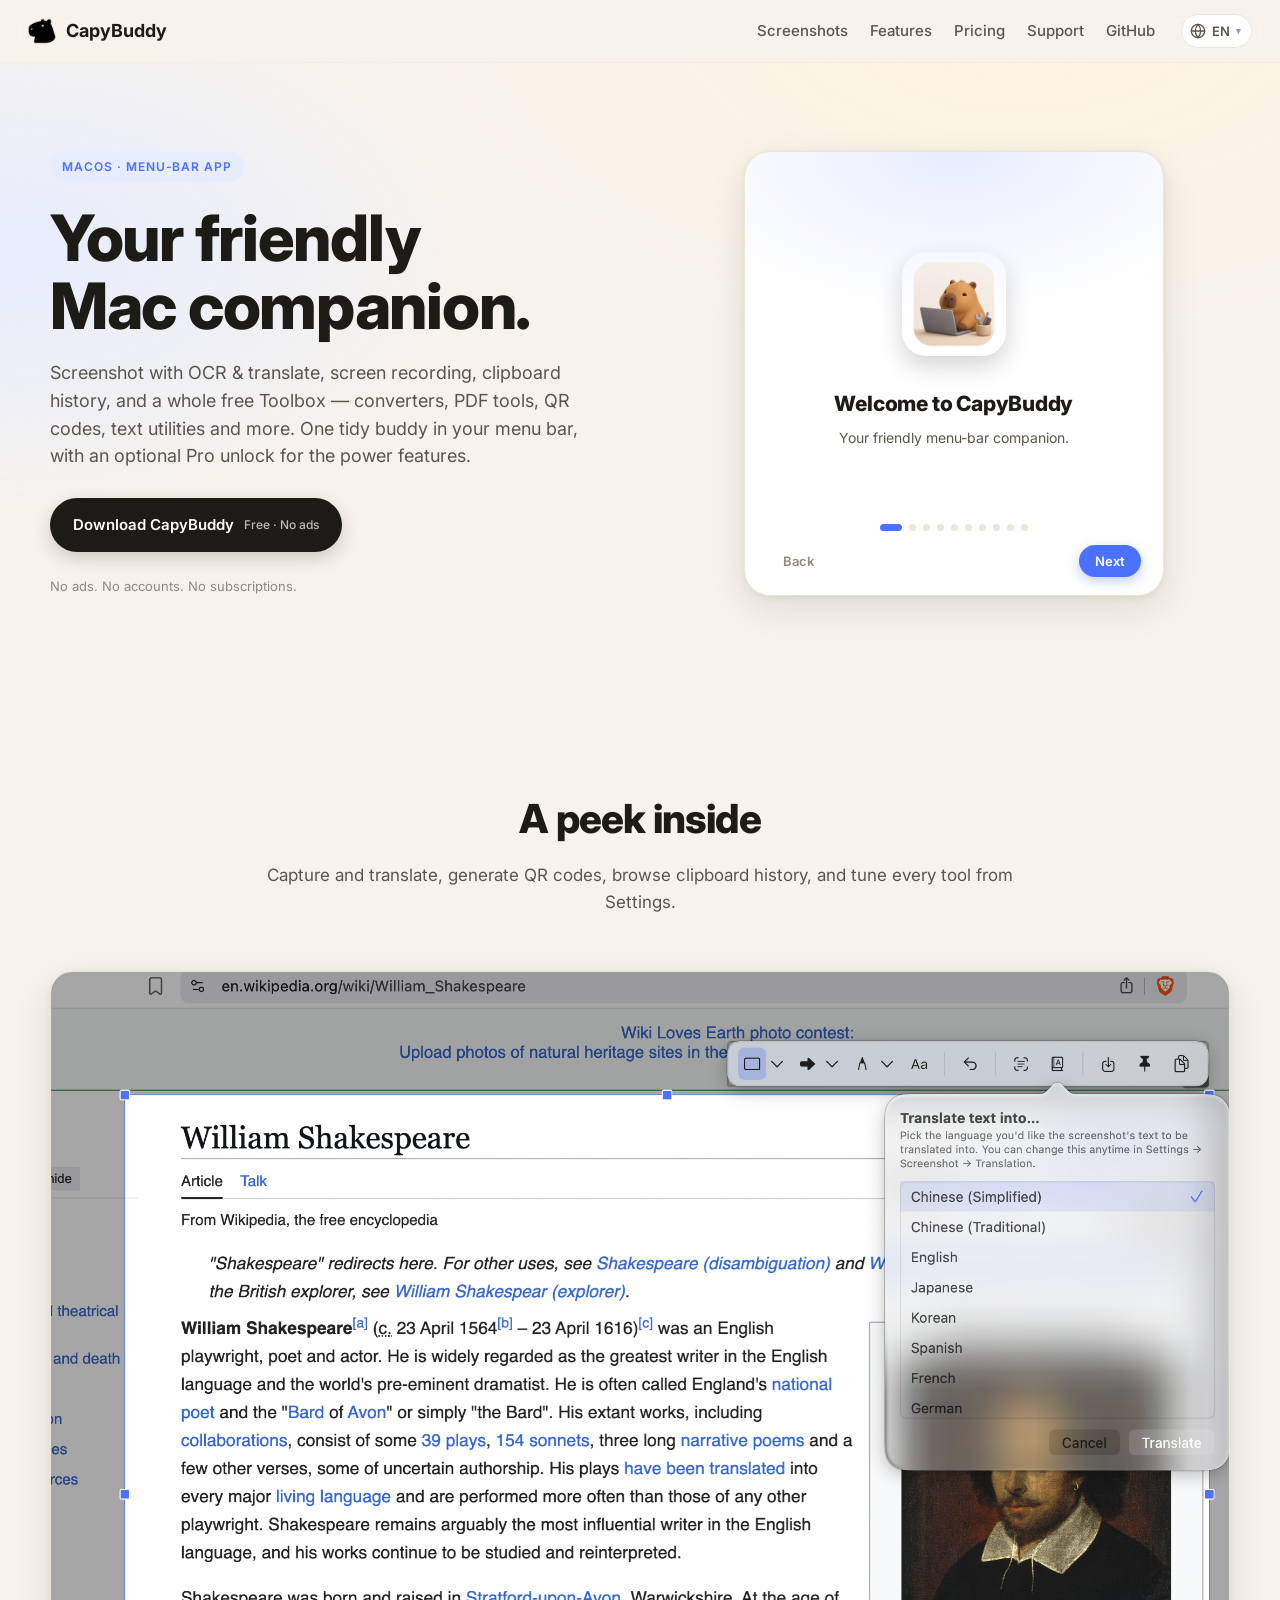
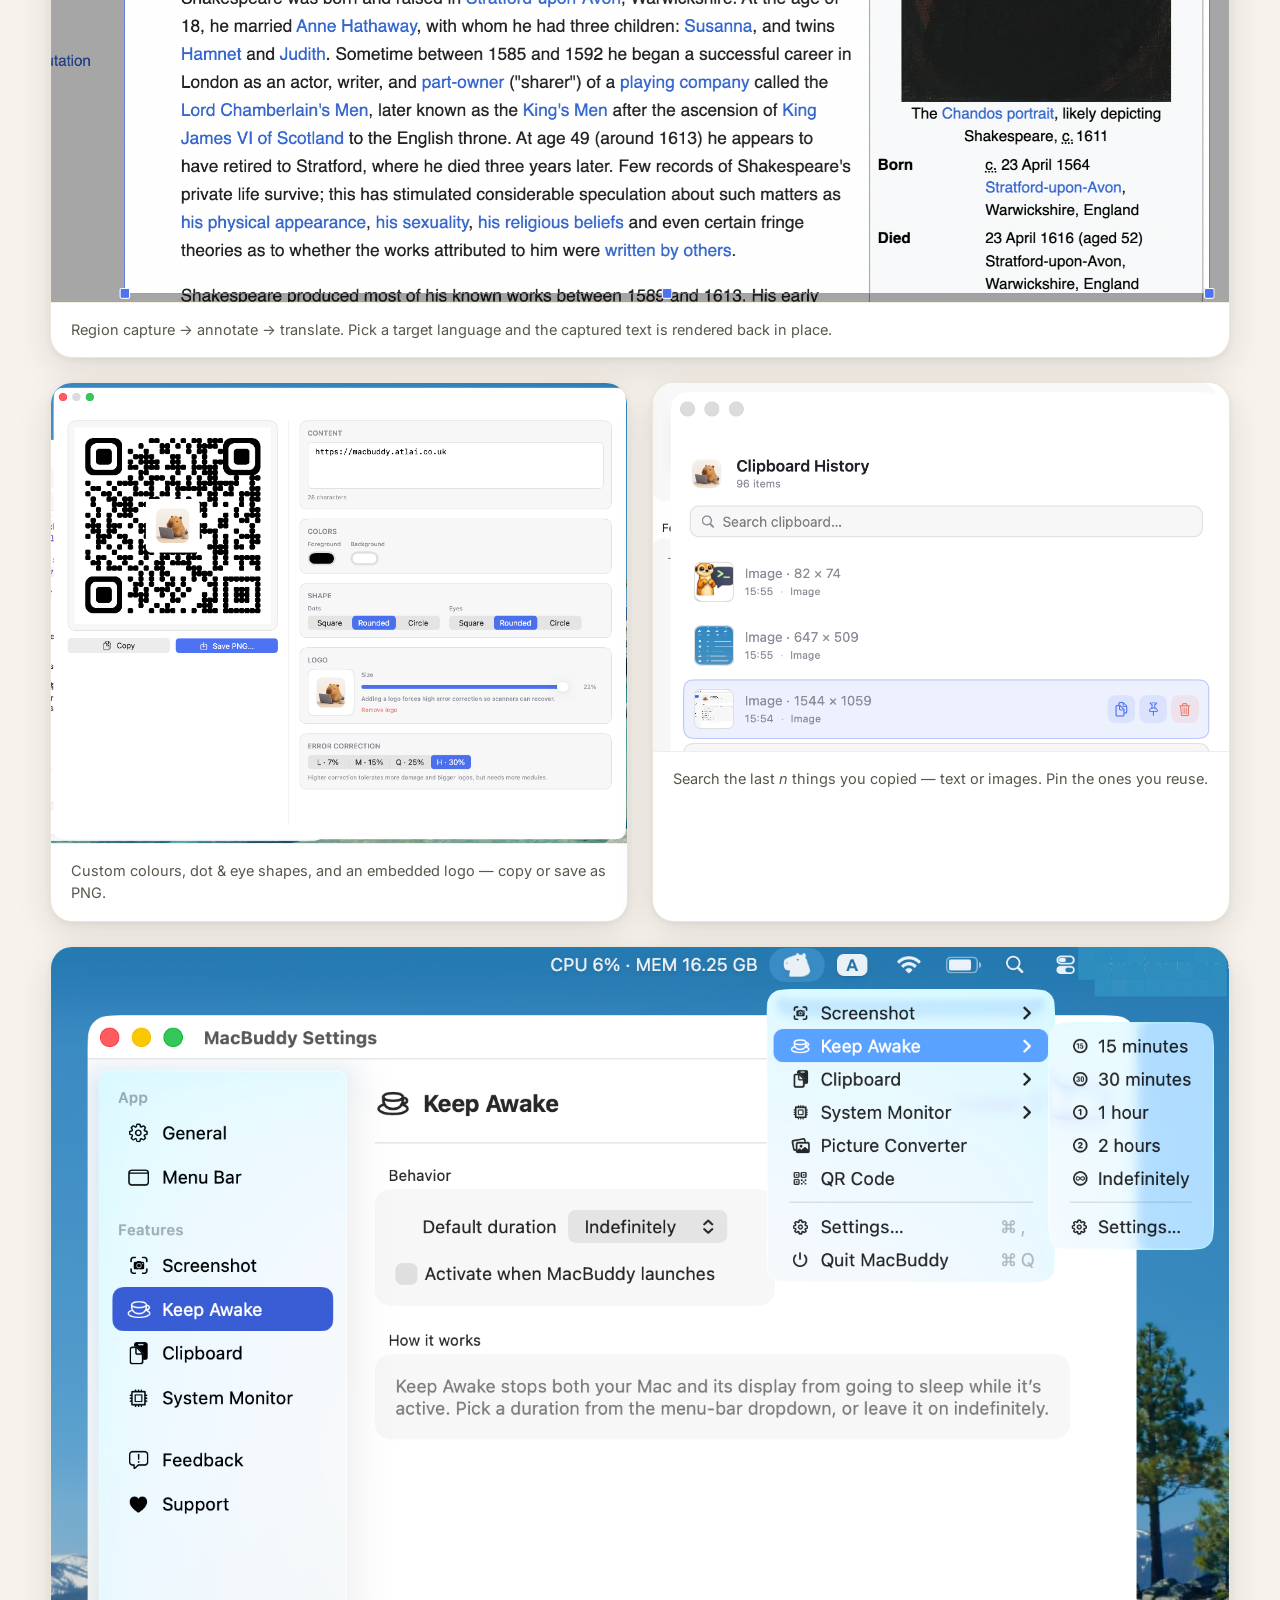
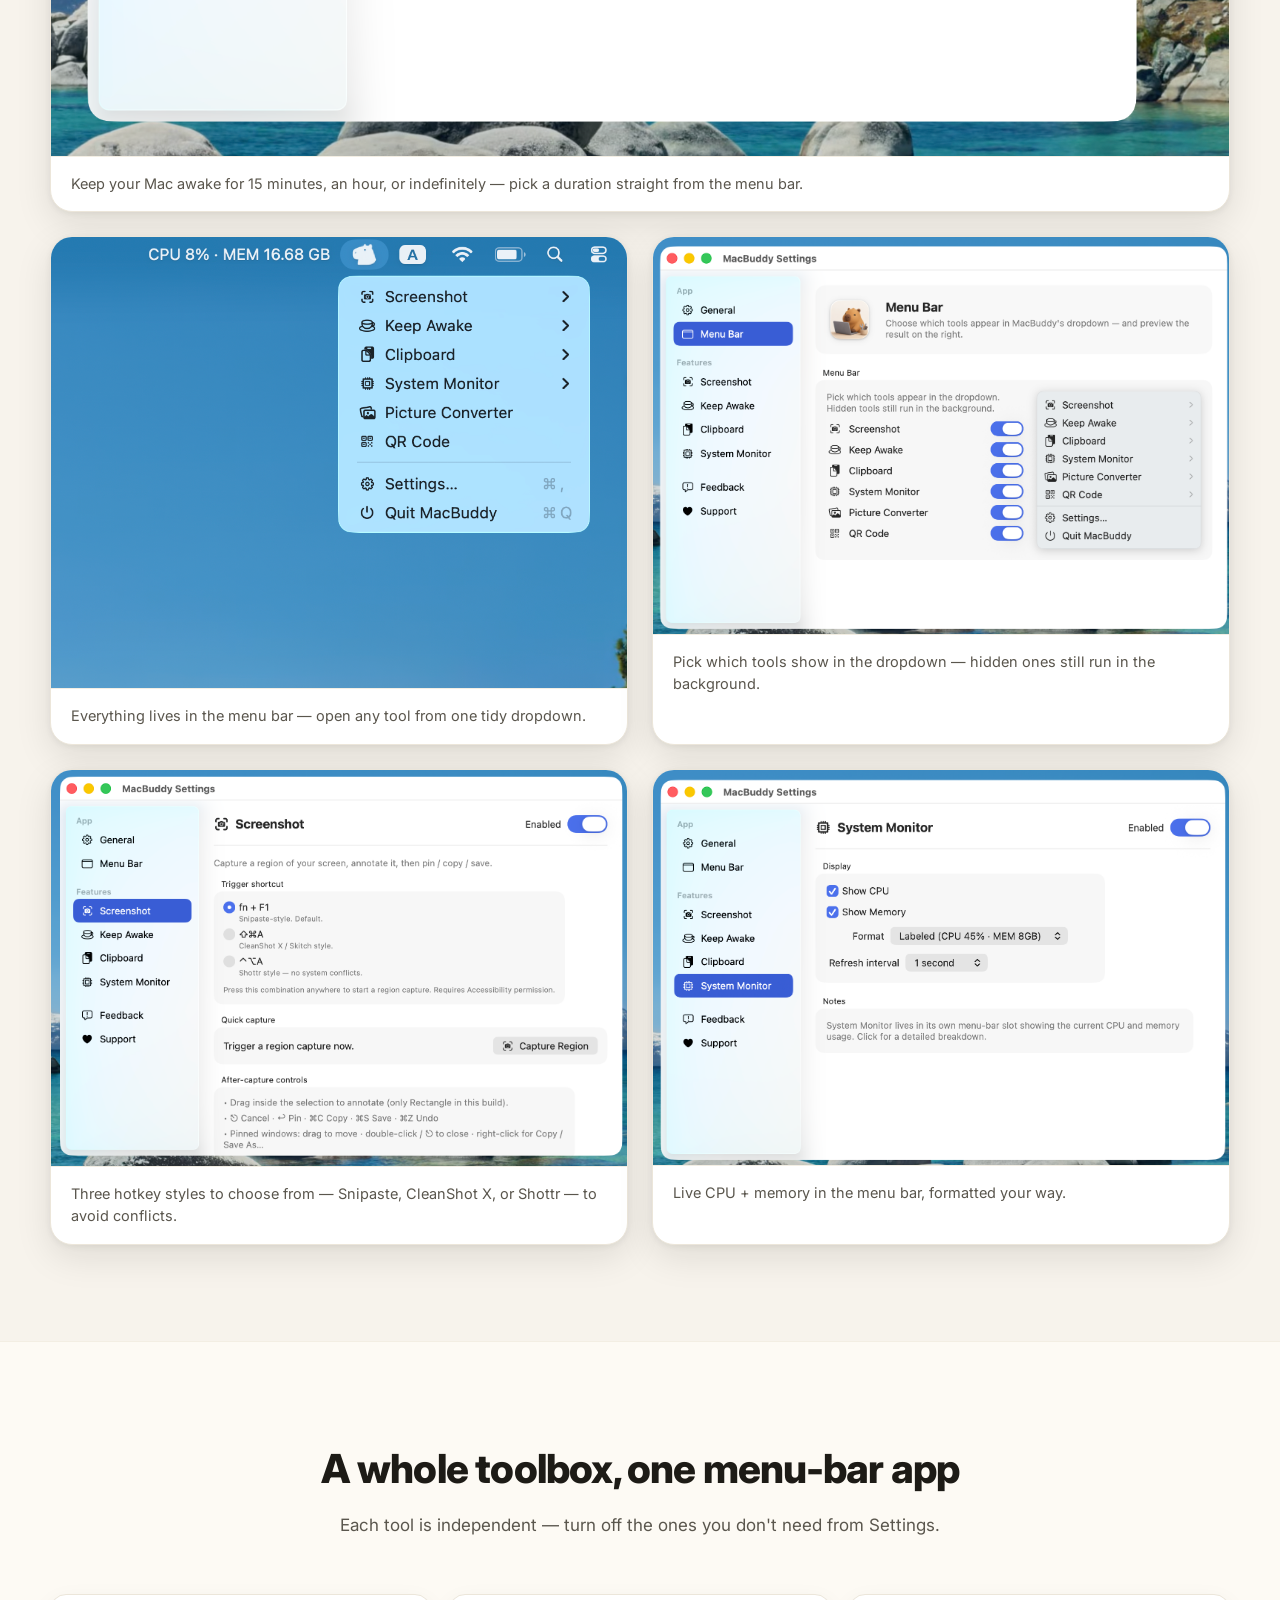
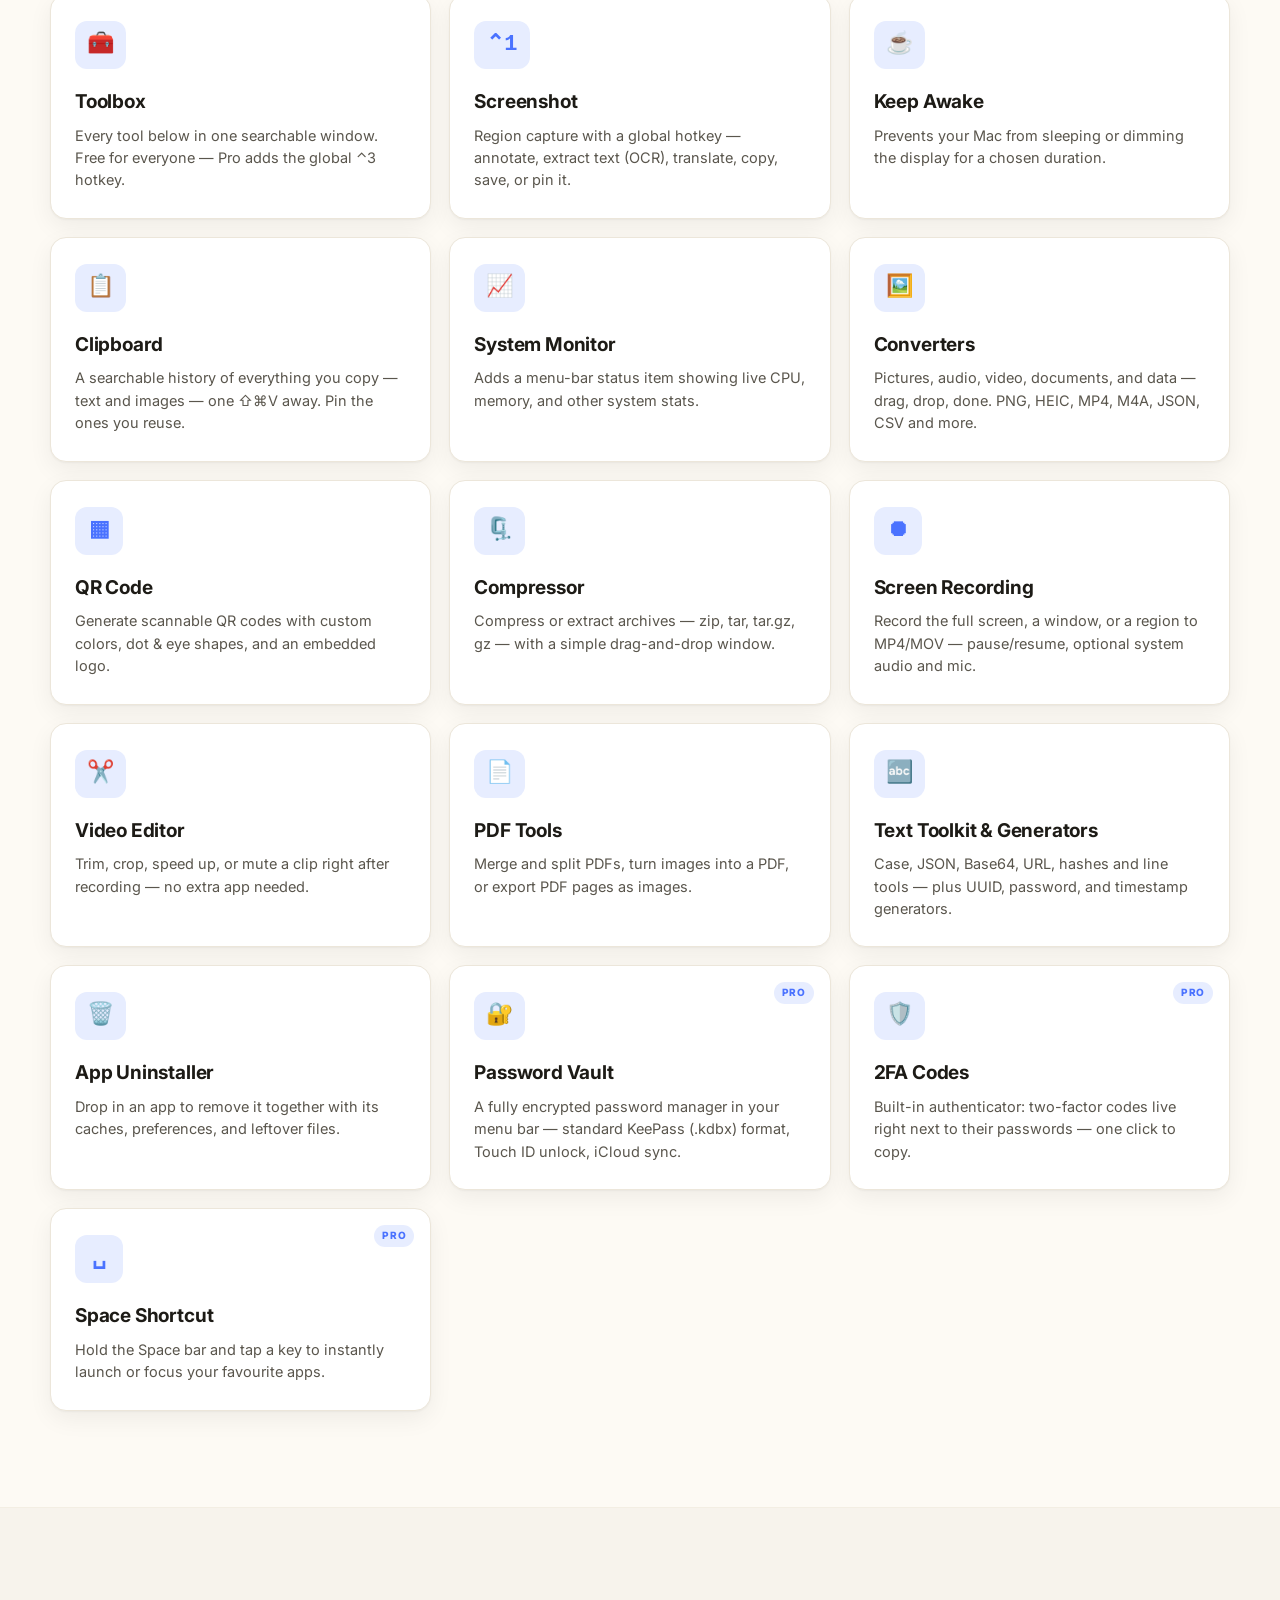
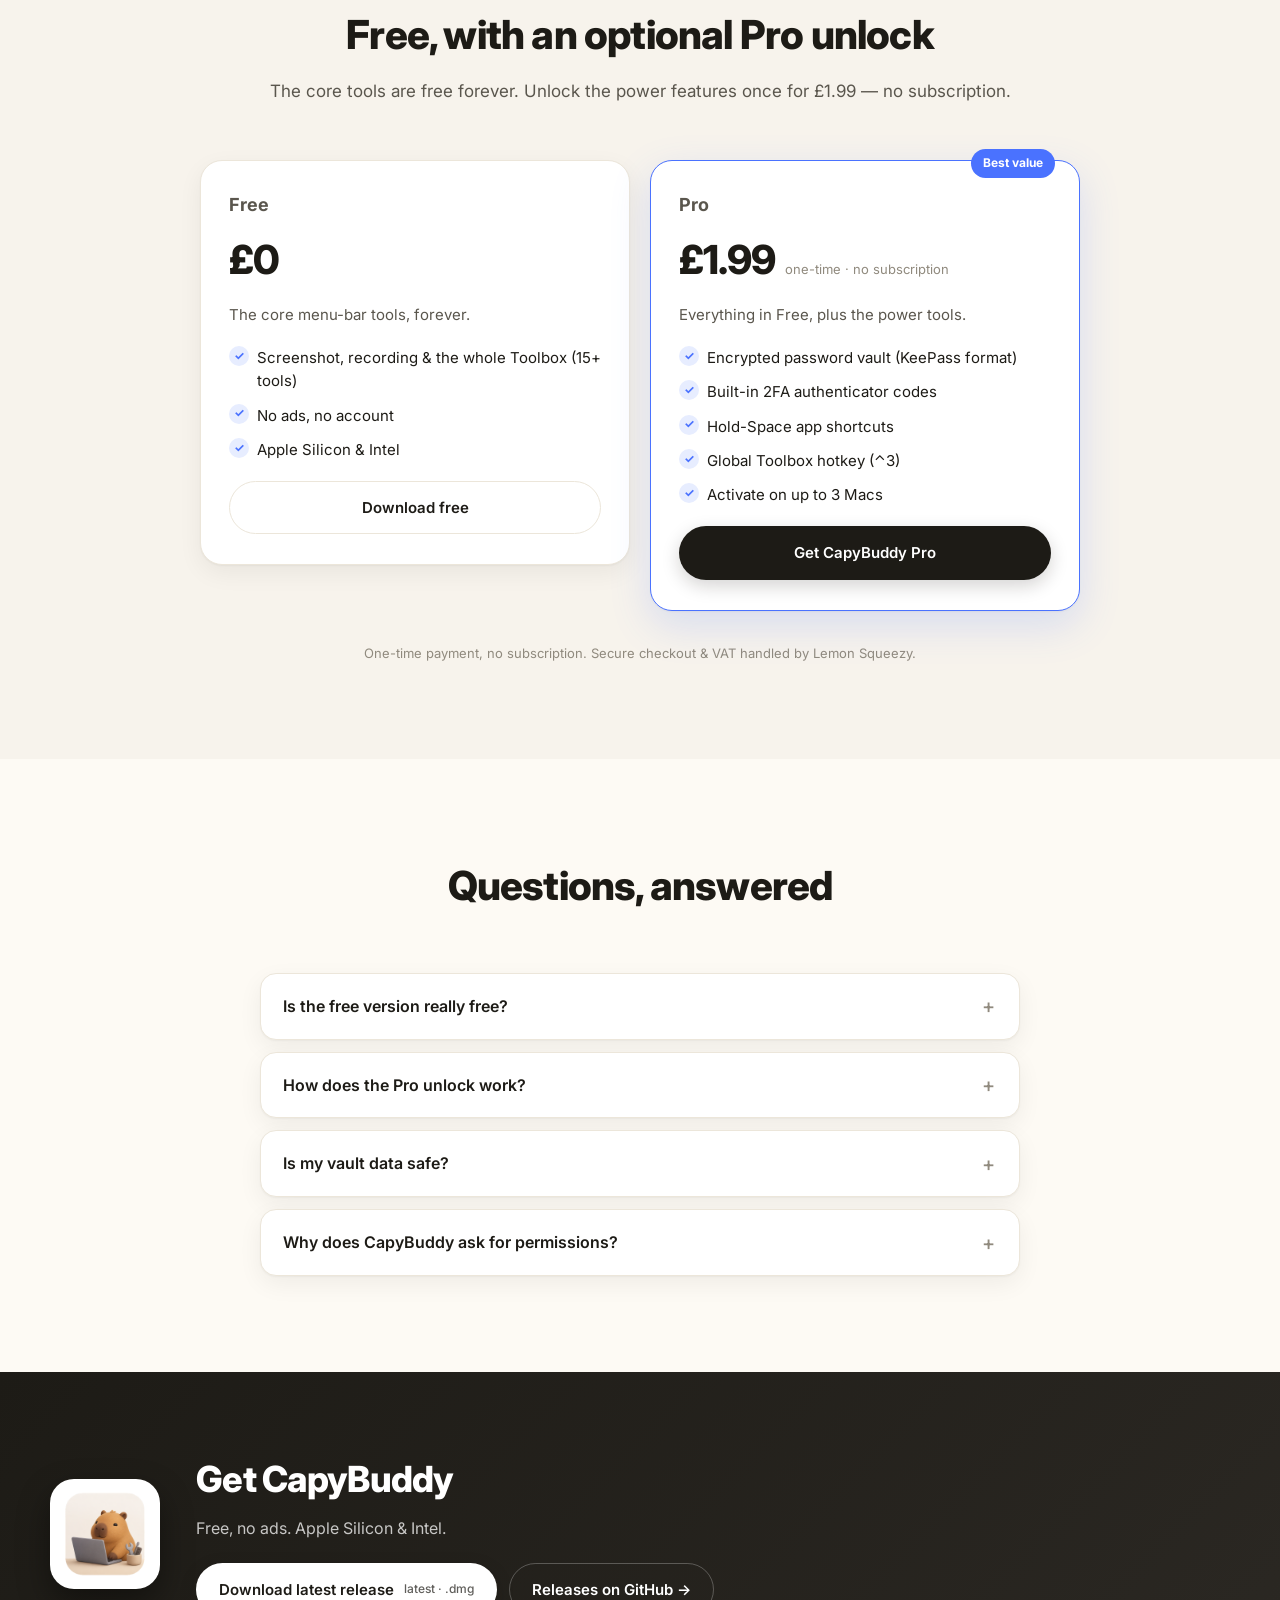
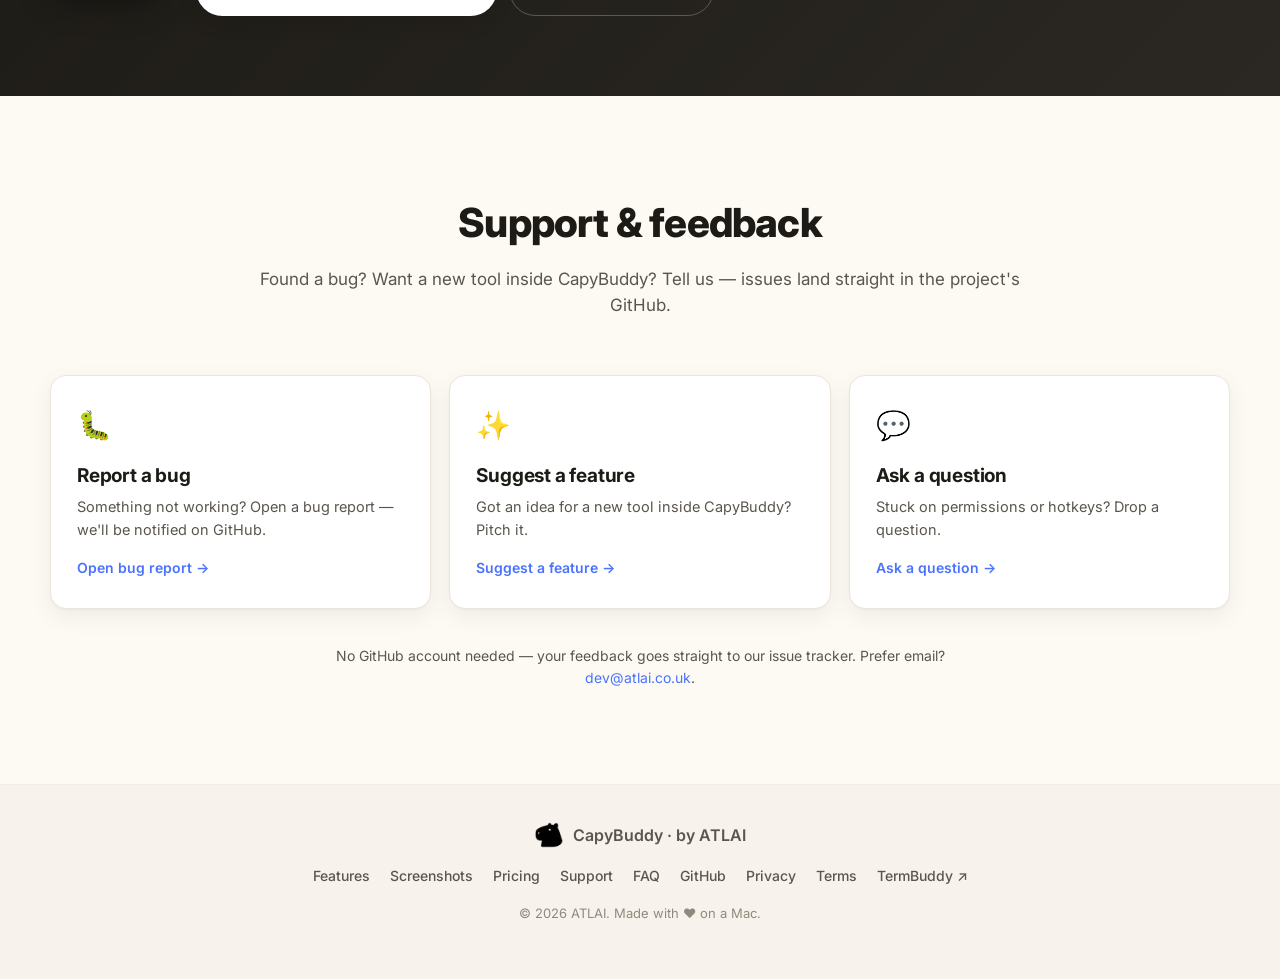
<file: index.html>
<!DOCTYPE html>
<html lang="en" data-i18n-title="doc.title">
<head>
  <meta charset="UTF-8" />
  <meta name="viewport" content="width=device-width, initial-scale=1.0" />
  <title>CapyBuddy — Your friendly Mac companion</title>
  <meta name="description" content="CapyBuddy is a friendly menu-bar app for macOS. Screenshot with OCR &amp; translate, screen recording, clipboard history, and a whole free Toolbox — converters, PDF tools, QR codes and more. Pro adds a KeePass password vault, 2FA codes, and Space shortcuts." />
  <meta name="theme-color" content="#f7f3ec" />
  <link rel="icon" type="image/png" href="img/macbuddy_icon.png" />
  <link rel="apple-touch-icon" href="img/macbuddy_icon.png" />
  <link rel="preconnect" href="https://fonts.googleapis.com" />
  <link rel="preconnect" href="https://fonts.gstatic.com" crossorigin />
  <link href="https://fonts.googleapis.com/css2?family=Inter:wght@400;500;600;700;800&display=swap" rel="stylesheet" />
  <link rel="stylesheet" href="css/styles.css" />

  <meta property="og:title" content="CapyBuddy — Your friendly Mac companion" />
  <meta property="og:description" content="Screenshot, screen recording &amp; a whole free toolbox in your menu bar — with an optional one-time Pro unlock." />
  <meta property="og:image" content="img/macbuddy_icon.png" />
  <meta property="og:type" content="website" />
</head>
<body>
  <header class="site-header">
    <a href="#top" class="logo">
      <img src="img/menubar_logo.png" alt="" class="logo-mark" />
      <span class="logo-word">CapyBuddy</span>
    </a>
    <nav class="site-nav">
      <a href="#screenshots" data-i18n="nav.screenshots">Screenshots</a>
      <a href="#features" data-i18n="nav.features">Features</a>
      <a href="#pricing" data-i18n="nav.pricing">Pricing</a>
      <a href="#support" data-i18n="nav.support">Support</a>
      <a href="https://github.com/ATLAI-TECH/CapyBuddy-releases" target="_blank" rel="noopener" data-i18n="nav.github">GitHub</a>

      <div class="lang-switcher" id="lang-switcher">
        <button class="lang-btn" type="button" aria-haspopup="true" aria-expanded="false" data-i18n-aria-label="nav.lang_aria" aria-label="Choose language">
          <svg class="lang-globe" viewBox="0 0 24 24" fill="none" stroke="currentColor" stroke-width="2" stroke-linecap="round" stroke-linejoin="round" aria-hidden="true">
            <circle cx="12" cy="12" r="10"/>
            <path d="M2 12h20"/>
            <path d="M12 2a15.3 15.3 0 0 1 4 10 15.3 15.3 0 0 1-4 10 15.3 15.3 0 0 1-4-10 15.3 15.3 0 0 1 4-10z"/>
          </svg>
          <span class="lang-current">EN</span>
          <span class="lang-caret" aria-hidden="true">▾</span>
        </button>
        <ul class="lang-menu" role="menu">
          <li><button type="button" data-lang="en" role="menuitem">English</button></li>
          <li><button type="button" data-lang="fr" role="menuitem">Français</button></li>
          <li><button type="button" data-lang="de" role="menuitem">Deutsch</button></li>
          <li><button type="button" data-lang="zh" role="menuitem">中文</button></li>
          <li><button type="button" data-lang="es" role="menuitem">Español</button></li>
          <li><button type="button" data-lang="ru" role="menuitem">Русский</button></li>
        </ul>
      </div>
    </nav>
  </header>

  <main id="top">
    <!-- ====== HERO ====== -->
    <section class="hero">
      <div class="hero-inner">
        <div class="hero-copy">
          <span class="eyebrow" data-i18n="hero.eyebrow">macOS · Menu-bar app</span>
          <h1 data-i18n-html="hero.title">Your friendly<br />Mac companion.</h1>
          <p class="lede" data-i18n="hero.lede">
            Screenshot with OCR &amp; translate, screen recording, clipboard history,
            and a whole free Toolbox — converters, PDF tools, QR codes, text
            utilities and more. One tidy buddy in your menu bar, with an optional
            Pro unlock for the power features.
          </p>
          <div class="cta-row">
            <a href="#download" class="btn btn-primary">
              <span data-i18n="hero.btn_download">Download CapyBuddy</span>
              <small data-i18n="hero.btn_download_sub">Free · No ads</small>
            </a>
          </div>
          <p class="hero-meta" data-i18n="hero.meta">No ads. No accounts. No subscriptions.</p>
        </div>

        <div class="hero-art">
          <!-- Animated showcase of CapyBuddy's tools. Auto-cycles; dots & Back/Next are clickable. -->
          <div class="ob-card" id="ob-card" data-scene="0" aria-hidden="true">
            <div class="ob-stage">
              <!-- Scene · Welcome -->
              <div class="ob-scene is-active" data-accent="blue">
                <div class="ob-art ob-art-welcome">
                  <img src="img/macbuddy_icon.png" alt="" class="ob-appicon" />
                </div>
                <h3 class="ob-title" data-i18n="ob.welcome.title">Welcome to CapyBuddy</h3>
                <p class="ob-sub" data-i18n="ob.welcome.sub">Your friendly menu-bar companion.</p>
              </div>

              <!-- Scene · Screenshot (marching ants) -->
              <div class="ob-scene" data-accent="orange">
                <div class="ob-art ob-art-shot">
                  <svg class="ob-ants" viewBox="0 0 210 124" aria-hidden="true">
                    <rect x="3" y="3" width="204" height="118" rx="14" />
                  </svg>
                  <svg class="ob-view" viewBox="0 0 24 24" fill="none" stroke="currentColor" stroke-width="1.6" stroke-linecap="round" stroke-linejoin="round" aria-hidden="true">
                    <path d="M4 8V5a1 1 0 0 1 1-1h3M16 4h3a1 1 0 0 1 1 1v3M20 16v3a1 1 0 0 1-1 1h-3M8 20H5a1 1 0 0 1-1-1v-3"/>
                    <circle cx="12" cy="12" r="3"/>
                  </svg>
                </div>
                <h3 class="ob-title" data-i18n="ob.shot.title">Screenshot</h3>
                <p class="ob-sub" data-i18n="ob.shot.sub">Capture, annotate &amp; translate — ⌃1.</p>
              </div>

              <!-- Scene · Screen Recording (pulse) -->
              <div class="ob-scene" data-accent="red">
                <div class="ob-art ob-art-rec">
                  <span class="ob-pulse"></span>
                  <span class="ob-pulse ob-pulse-2"></span>
                  <span class="ob-rec-dot"></span>
                </div>
                <h3 class="ob-title" data-i18n="ob.rec.title">Screen Recording</h3>
                <p class="ob-sub" data-i18n="ob.rec.sub">Record screen or window to video — ⌃2.</p>
              </div>

              <!-- Scene · Clipboard (rows cascade) -->
              <div class="ob-scene" data-accent="indigo">
                <div class="ob-art ob-art-clip">
                  <div class="ob-clip-row"><span class="ob-clip-ic">📋</span><span class="ob-clip-bar"></span></div>
                  <div class="ob-clip-row"><span class="ob-clip-ic">🔗</span><span class="ob-clip-bar"></span></div>
                  <div class="ob-clip-row"><span class="ob-clip-ic">🖼️</span><span class="ob-clip-bar"></span></div>
                </div>
                <h3 class="ob-title" data-i18n="feat.clipboard.title">Clipboard</h3>
                <p class="ob-sub" data-i18n="ob.clip.sub">Search everything you’ve copied.</p>
              </div>

              <!-- Scene · QR Code (scan line) -->
              <div class="ob-scene" data-accent="teal">
                <div class="ob-art ob-art-qr">
                  <svg class="ob-qr" viewBox="0 0 64 64" aria-hidden="true">
                    <rect class="qf" x="4" y="4" width="18" height="18" rx="3"/><rect class="qfi" x="9" y="9" width="8" height="8" rx="1.5"/>
                    <rect class="qf" x="42" y="4" width="18" height="18" rx="3"/><rect class="qfi" x="47" y="9" width="8" height="8" rx="1.5"/>
                    <rect class="qf" x="4" y="42" width="18" height="18" rx="3"/><rect class="qfi" x="9" y="47" width="8" height="8" rx="1.5"/>
                    <rect class="qm" x="29" y="6" width="5" height="5"/><rect class="qm" x="29" y="16" width="5" height="5"/>
                    <rect class="qm" x="36" y="29" width="5" height="5"/><rect class="qm" x="46" y="36" width="5" height="5"/>
                    <rect class="qm" x="29" y="42" width="5" height="5"/><rect class="qm" x="42" y="46" width="5" height="5"/>
                    <rect class="qm" x="53" y="46" width="5" height="5"/><rect class="qm" x="29" y="53" width="5" height="5"/>
                    <rect class="ob-qr-scan" x="2" y="0" width="60" height="3" rx="1.5"/>
                  </svg>
                </div>
                <h3 class="ob-title" data-i18n="feat.qr.title">QR Code</h3>
                <p class="ob-sub" data-i18n="ob.qr.sub">Styled, scannable QR codes.</p>
              </div>

              <!-- Scene · Keep Awake (coffee + steam) -->
              <div class="ob-scene" data-accent="amber">
                <div class="ob-art ob-art-awake">
                  <span class="ob-steam"></span>
                  <span class="ob-steam ob-steam-2"></span>
                  <span class="ob-steam ob-steam-3"></span>
                  <span class="ob-cup">☕</span>
                </div>
                <h3 class="ob-title" data-i18n="feat.keepawake.title">Keep Awake</h3>
                <p class="ob-sub" data-i18n="ob.awake.sub">Stop your Mac from sleeping.</p>
              </div>

              <!-- Scene · System Monitor (bars) -->
              <div class="ob-scene" data-accent="green">
                <div class="ob-art ob-art-mon">
                  <div class="ob-mon-row"><span class="ob-mon-label">CPU</span><span class="ob-mon-track"><span class="ob-mon-fill ob-mon-cpu"></span></span></div>
                  <div class="ob-mon-row"><span class="ob-mon-label">MEM</span><span class="ob-mon-track"><span class="ob-mon-fill ob-mon-mem"></span></span></div>
                </div>
                <h3 class="ob-title" data-i18n="feat.monitor.title">System Monitor</h3>
                <p class="ob-sub" data-i18n="ob.mon.sub">Live CPU &amp; memory in the menu bar.</p>
              </div>

              <!-- Scene · Toolbox (tiles pop in) -->
              <div class="ob-scene" data-accent="blue">
                <div class="ob-art ob-art-toolbox">
                  <span class="ob-tool">🖼️</span>
                  <span class="ob-tool">🎬</span>
                  <span class="ob-tool">📄</span>
                  <span class="ob-tool">🔤</span>
                </div>
                <h3 class="ob-title" data-i18n="feat.toolbox.title">Toolbox</h3>
                <p class="ob-sub" data-i18n="ob.toolbox.sub">A dozen more tools in one window.</p>
              </div>

              <!-- Scene · Space Shortcut (keycap) -->
              <div class="ob-scene" data-accent="violet">
                <div class="ob-art ob-art-space">
                  <div class="ob-apps">
                    <span class="ob-app">🧭</span>
                    <span class="ob-app">✉️</span>
                    <span class="ob-app">💬</span>
                  </div>
                  <span class="ob-key" data-i18n="ob.space.key">space</span>
                </div>
                <h3 class="ob-title"><span data-i18n="ob.space.title">Space Shortcut</span> <span class="ob-pro" data-i18n="feat.pro_badge">PRO</span></h3>
                <p class="ob-sub" data-i18n="ob.space.sub">Hold Space to launch any app.</p>
              </div>

              <!-- Scene · Password Vault + 2FA (lock pulse) -->
              <div class="ob-scene" data-accent="violet">
                <div class="ob-art ob-art-vault">
                  <span class="ob-pulse"></span>
                  <span class="ob-pulse ob-pulse-2"></span>
                  <span class="ob-lock">🔐</span>
                </div>
                <h3 class="ob-title"><span data-i18n="feat.vault.title">Password Vault</span> <span class="ob-pro" data-i18n="feat.pro_badge">PRO</span></h3>
                <p class="ob-sub" data-i18n="ob.vault.sub">KeePass vault + 2FA · Touch ID.</p>
              </div>
            </div>

            <div class="ob-dots" id="ob-dots">
              <button type="button" class="ob-dot is-active" aria-label="1"></button>
              <button type="button" class="ob-dot" aria-label="2"></button>
              <button type="button" class="ob-dot" aria-label="3"></button>
              <button type="button" class="ob-dot" aria-label="4"></button>
              <button type="button" class="ob-dot" aria-label="5"></button>
              <button type="button" class="ob-dot" aria-label="6"></button>
              <button type="button" class="ob-dot" aria-label="7"></button>
              <button type="button" class="ob-dot" aria-label="8"></button>
              <button type="button" class="ob-dot" aria-label="9"></button>
              <button type="button" class="ob-dot" aria-label="10"></button>
            </div>

            <div class="ob-nav">
              <button type="button" class="ob-btn ob-btn-ghost ob-btn-back" data-i18n="ob.back">Back</button>
              <button type="button" class="ob-btn ob-btn-next" data-i18n="ob.next">Next</button>
            </div>
          </div>
        </div>
      </div>
    </section>

    <!-- ====== SCREENSHOTS ====== -->
    <section id="screenshots" class="shots">
      <div class="section-head">
        <h2 data-i18n="shots.heading">A peek inside</h2>
        <p data-i18n="shots.sub">Capture and translate, generate QR codes, browse clipboard history, and tune every tool from Settings.</p>
      </div>

      <div class="shot-row">
        <figure class="shot wide">
          <img src="img/screenshots/screenshot-translate.png" alt="Screenshot annotator with translate panel" loading="lazy" />
          <figcaption data-i18n-html="shots.cap1">Region capture → annotate → translate. Pick a target language and the captured text is rendered back in place.</figcaption>
        </figure>
      </div>

      <div class="shot-row">
        <figure class="shot">
          <img src="img/screenshots/qr-code.png" alt="QR Code generator" loading="lazy" />
          <figcaption data-i18n-html="shots.cap2">Custom colours, dot &amp; eye shapes, and an embedded logo — copy or save as PNG.</figcaption>
        </figure>
        <figure class="shot">
          <img src="img/screenshots/clipboard.png" alt="Clipboard history" loading="lazy" />
          <figcaption data-i18n-html="shots.cap3">Search the last <em>n</em> things you copied — text or images. Pin the ones you reuse.</figcaption>
        </figure>
      </div>

      <div class="shot-row">
        <figure class="shot wide">
          <img src="img/screenshots/keep-awake.png" alt="Keep Awake with duration picker" loading="lazy" />
          <figcaption data-i18n-html="shots.cap4">Keep your Mac awake for 15 minutes, an hour, or indefinitely — pick a duration straight from the menu bar.</figcaption>
        </figure>
      </div>

      <div class="shot-row">
        <figure class="shot">
          <img src="img/screenshots/menu.png" alt="CapyBuddy menu-bar dropdown" loading="lazy" />
          <figcaption data-i18n-html="shots.cap5">Everything lives in the menu bar — open any tool from one tidy dropdown.</figcaption>
        </figure>
        <figure class="shot">
          <img src="img/screenshots/menu-bar.png" alt="Menu Bar settings — choose which tools appear" loading="lazy" />
          <figcaption data-i18n-html="shots.cap6">Pick which tools show in the dropdown — hidden ones still run in the background.</figcaption>
        </figure>
      </div>

      <div class="shot-row">
        <figure class="shot">
          <img src="img/screenshots/screenshot-settings.png" alt="Screenshot settings — choose a trigger shortcut" loading="lazy" />
          <figcaption data-i18n-html="shots.cap7">Three hotkey styles to choose from — Snipaste, CleanShot X, or Shottr — to avoid conflicts.</figcaption>
        </figure>
        <figure class="shot">
          <img src="img/screenshots/system-monitor.png" alt="System Monitor settings" loading="lazy" />
          <figcaption data-i18n-html="shots.cap8">Live CPU + memory in the menu bar, formatted your way.</figcaption>
        </figure>
      </div>
    </section>

    <!-- ====== FEATURES ====== -->
    <section id="features" class="features">
      <div class="section-head">
        <h2 data-i18n="features.heading">A whole toolbox, one menu-bar app</h2>
        <p data-i18n="features.sub">Each tool is independent — turn off the ones you don't need from Settings.</p>
      </div>

      <div class="feature-grid">
        <article class="feature-card">
          <div class="feature-icon" aria-hidden="true">🧰</div>
          <h3 data-i18n="feat.toolbox.title">Toolbox</h3>
          <p data-i18n="feat.toolbox.desc">Every tool below in one searchable window. Free for everyone — Pro adds the global ⌃3 hotkey.</p>
        </article>

        <article class="feature-card">
          <div class="feature-icon" aria-hidden="true">⌃1</div>
          <h3 data-i18n="feat.screenshot.title">Screenshot</h3>
          <p data-i18n="feat.screenshot.desc">Region capture with a global hotkey — annotate, extract text (OCR), translate, copy, save, or pin it.</p>
        </article>

        <article class="feature-card">
          <div class="feature-icon" aria-hidden="true">☕</div>
          <h3 data-i18n="feat.keepawake.title">Keep Awake</h3>
          <p data-i18n="feat.keepawake.desc">Prevents your Mac from sleeping or dimming the display for a chosen duration.</p>
        </article>

        <article class="feature-card">
          <div class="feature-icon" aria-hidden="true">📋</div>
          <h3 data-i18n="feat.clipboard.title">Clipboard</h3>
          <p data-i18n="feat.clipboard.desc">A searchable history of everything you copy — text and images — one ⇧⌘V away. Pin the ones you reuse.</p>
        </article>

        <article class="feature-card">
          <div class="feature-icon" aria-hidden="true">📈</div>
          <h3 data-i18n="feat.monitor.title">System Monitor</h3>
          <p data-i18n="feat.monitor.desc">Adds a menu-bar status item showing live CPU, memory, and other system stats.</p>
        </article>

        <article class="feature-card">
          <div class="feature-icon" aria-hidden="true">🖼️</div>
          <h3 data-i18n="feat.converters.title">Converters</h3>
          <p data-i18n="feat.converters.desc">Pictures, audio, video, documents, and data — drag, drop, done. PNG, HEIC, MP4, M4A, JSON, CSV and more.</p>
        </article>

        <article class="feature-card">
          <div class="feature-icon" aria-hidden="true">▦</div>
          <h3 data-i18n="feat.qr.title">QR Code</h3>
          <p data-i18n="feat.qr.desc">Generate scannable QR codes with custom colors, dot &amp; eye shapes, and an embedded logo.</p>
        </article>

        <article class="feature-card">
          <div class="feature-icon" aria-hidden="true">🗜️</div>
          <h3 data-i18n="feat.compressor.title">Compressor</h3>
          <p data-i18n="feat.compressor.desc">Compress or extract archives — zip, tar, tar.gz, gz — with a simple drag-and-drop window.</p>
        </article>

        <article class="feature-card">
          <div class="feature-icon" aria-hidden="true">⏺</div>
          <h3 data-i18n="feat.recording.title">Screen Recording</h3>
          <p data-i18n="feat.recording.desc">Record the full screen, a window, or a region to MP4/MOV — pause/resume, optional system audio and mic.</p>
        </article>

        <article class="feature-card">
          <div class="feature-icon" aria-hidden="true">✂️</div>
          <h3 data-i18n="feat.videoeditor.title">Video Editor</h3>
          <p data-i18n="feat.videoeditor.desc">Trim, crop, speed up, or mute a clip right after recording — no extra app needed.</p>
        </article>

        <article class="feature-card">
          <div class="feature-icon" aria-hidden="true">📄</div>
          <h3 data-i18n="feat.pdf.title">PDF Tools</h3>
          <p data-i18n="feat.pdf.desc">Merge and split PDFs, turn images into a PDF, or export PDF pages as images.</p>
        </article>

        <article class="feature-card">
          <div class="feature-icon" aria-hidden="true">🔤</div>
          <h3 data-i18n="feat.textkit.title">Text Toolkit &amp; Generators</h3>
          <p data-i18n="feat.textkit.desc">Case, JSON, Base64, URL, hashes and line tools — plus UUID, password, and timestamp generators.</p>
        </article>

        <article class="feature-card">
          <div class="feature-icon" aria-hidden="true">🗑️</div>
          <h3 data-i18n="feat.uninstaller.title">App Uninstaller</h3>
          <p data-i18n="feat.uninstaller.desc">Drop in an app to remove it together with its caches, preferences, and leftover files.</p>
        </article>

        <article class="feature-card">
          <span class="feature-pro" data-i18n="feat.pro_badge">PRO</span>
          <div class="feature-icon" aria-hidden="true">🔐</div>
          <h3 data-i18n="feat.vault.title">Password Vault</h3>
          <p data-i18n="feat.vault.desc">A fully encrypted password manager in your menu bar — standard KeePass (.kdbx) format, Touch ID unlock, iCloud sync.</p>
        </article>

        <article class="feature-card">
          <span class="feature-pro" data-i18n="feat.pro_badge">PRO</span>
          <div class="feature-icon" aria-hidden="true">🛡️</div>
          <h3 data-i18n="feat.auth.title">2FA Codes</h3>
          <p data-i18n="feat.auth.desc">Built-in authenticator: two-factor codes live right next to their passwords — one click to copy.</p>
        </article>

        <article class="feature-card">
          <span class="feature-pro" data-i18n="feat.pro_badge">PRO</span>
          <div class="feature-icon" aria-hidden="true">␣</div>
          <h3 data-i18n="feat.space.title">Space Shortcut</h3>
          <p data-i18n="feat.space.desc">Hold the Space bar and tap a key to instantly launch or focus your favourite apps.</p>
        </article>
      </div>
    </section>

    <!-- ====== PRICING ====== -->
    <section id="pricing" class="pricing">
      <div class="section-head">
        <h2 data-i18n="pricing.heading">Free, with an optional Pro unlock</h2>
        <p data-i18n="pricing.sub">The core tools are free forever. Unlock the power features once for £1.99 — no subscription.</p>
      </div>

      <div class="pricing-grid">
        <article class="price-card">
          <header class="price-head">
            <h3 data-i18n="pricing.free.name">Free</h3>
            <div class="price"><span class="price-amount" data-i18n="pricing.free.price">£0</span></div>
            <p class="price-tagline" data-i18n="pricing.free.tagline">The core menu-bar tools, forever.</p>
          </header>
          <ul class="price-perks">
            <li data-i18n="pricing.free.perk1">Screenshot, recording &amp; the whole Toolbox (15+ tools)</li>
            <li data-i18n="pricing.free.perk2">No ads, no account</li>
            <li data-i18n="pricing.free.perk3">Apple Silicon & Intel</li>
          </ul>
          <a href="#download" class="btn btn-ghost price-cta" data-i18n="pricing.free.cta">Download free</a>
        </article>

        <article class="price-card featured">
          <span class="price-badge" data-i18n="pricing.pro.badge">Best value</span>
          <header class="price-head">
            <h3 data-i18n="pricing.pro.name">Pro</h3>
            <div class="price">
              <span class="price-amount" data-i18n="pricing.pro.price">£1.99</span>
              <span class="price-note" data-i18n="pricing.pro.price_note">one-time · no subscription</span>
            </div>
            <p class="price-tagline" data-i18n="pricing.pro.tagline">Everything in Free, plus the power tools.</p>
          </header>
          <ul class="price-perks">
            <li data-i18n="pricing.pro.perk1">Encrypted password vault (KeePass format)</li>
            <li data-i18n="pricing.pro.perk2">Built-in 2FA authenticator codes</li>
            <li data-i18n="pricing.pro.perk3">Hold-Space app shortcuts</li>
            <li data-i18n="pricing.pro.perk4">Global Toolbox hotkey (⌃3)</li>
            <li data-i18n="pricing.pro.perk5">Activate on up to 3 Macs</li>
          </ul>
          <a href="https://atlai.lemonsqueezy.com/checkout/buy/166e5d82-24fa-43bb-9415-cd175bcdc141" target="_blank" rel="noopener" class="btn btn-primary price-cta" data-i18n="pricing.pro.cta">Get CapyBuddy Pro</a>
        </article>
      </div>

      <p class="pricing-note" data-i18n="pricing.note">One-time payment, no subscription. Secure checkout & VAT handled by Lemon Squeezy.</p>
    </section>

    <!-- ====== FAQ ====== -->
    <section id="faq" class="faq">
      <div class="section-head">
        <h2 data-i18n="faq.heading">Questions, answered</h2>
      </div>
      <div class="faq-list">
        <details class="faq-item">
          <summary data-i18n="faq.q1">Is the free version really free?</summary>
          <p data-i18n="faq.a1">Yes. Everything outside the three Pro features — including the entire Toolbox — is free forever, with no ads and no account.</p>
        </details>
        <details class="faq-item">
          <summary data-i18n="faq.q2">How does the Pro unlock work?</summary>
          <p data-i18n="faq.a2">Buy once and a license key lands in your email. Paste it into CapyBuddy → Settings → License and the Pro features unlock instantly — on up to 3 Macs, forever, updates included.</p>
        </details>
        <details class="faq-item">
          <summary data-i18n="faq.q3">Is my vault data safe?</summary>
          <p data-i18n="faq.a3">Your passwords live in a standard encrypted KeePass (.kdbx) file on your Mac, optionally synced through your own iCloud Drive. Nothing is ever sent to our servers.</p>
        </details>
        <details class="faq-item">
          <summary data-i18n="faq.q4">Why does CapyBuddy ask for permissions?</summary>
          <p data-i18n="faq.a4">Only when a tool needs one — Screen Recording for screenshots and recordings, Accessibility for Space Shortcut. Nothing is requested at install, and every grant is optional.</p>
        </details>
      </div>
    </section>

    <!-- ====== DOWNLOAD ====== -->
    <section id="download" class="download-band">
      <div class="download-inner">
        <img src="img/macbuddy_icon.png" alt="" class="download-icon" />
        <div>
          <h2 data-i18n="download.heading">Get CapyBuddy</h2>
          <p data-i18n-html="download.sub">Free, no ads. Apple Silicon &amp; Intel.</p>
          <div class="cta-row">
            <a href="https://github.com/ATLAI-TECH/CapyBuddy-releases/releases/latest/download/CapyBuddy.dmg" class="btn btn-primary">
              <span data-i18n="download.btn">Download CapyBuddy</span>
              <small data-i18n="download.btn_sub">latest · .dmg</small>
            </a>
            <a href="https://github.com/ATLAI-TECH/CapyBuddy-releases" target="_blank" rel="noopener" class="btn btn-ghost" data-i18n="download.view">Releases on GitHub →</a>
          </div>
        </div>
      </div>
    </section>

    <!-- ====== SUPPORT ====== -->
    <section id="support" class="support">
      <div class="section-head">
        <h2 data-i18n-html="support.heading">Support &amp; feedback</h2>
        <p data-i18n="support.sub">Found a bug? Want a new tool inside CapyBuddy? Tell us — issues land straight in the project's GitHub.</p>
      </div>

      <div class="support-grid">
        <a class="support-card support-bug" href="support.html?kind=bug">
          <div class="support-icon" aria-hidden="true">🐛</div>
          <h3 data-i18n="support.bug.title">Report a bug</h3>
          <p data-i18n="support.bug.desc">Something not working? Open a bug report — we'll be notified on GitHub.</p>
          <span class="support-cta" data-i18n="support.bug.cta">Open bug report →</span>
        </a>

        <a class="support-card support-feature" href="support.html?kind=feature">
          <div class="support-icon" aria-hidden="true">✨</div>
          <h3 data-i18n="support.feature.title">Suggest a feature</h3>
          <p data-i18n="support.feature.desc">Got an idea for a new tool inside CapyBuddy? Pitch it.</p>
          <span class="support-cta" data-i18n="support.feature.cta">Suggest a feature →</span>
        </a>

        <a class="support-card support-question" href="support.html?kind=question">
          <div class="support-icon" aria-hidden="true">💬</div>
          <h3 data-i18n="support.question.title">Ask a question</h3>
          <p data-i18n="support.question.desc">Stuck on permissions or hotkeys? Drop a question.</p>
          <span class="support-cta" data-i18n="support.question.cta">Ask a question →</span>
        </a>
      </div>

      <p class="support-note" data-i18n-html="support.note">
        No GitHub account needed — your feedback goes straight to our issue tracker.
        Prefer email? <a href="mailto:dev@atlai.co.uk?subject=CapyBuddy%20feedback">dev@atlai.co.uk</a>.
      </p>
    </section>
  </main>

  <footer class="site-footer">
    <div class="footer-inner">
      <div class="footer-brand">
        <img src="img/menubar_logo.png" alt="" class="logo-mark" />
        <span>CapyBuddy · by ATLAI</span>
      </div>
      <nav class="footer-nav">
        <a href="#features" data-i18n="nav.features">Features</a>
        <a href="#screenshots" data-i18n="nav.screenshots">Screenshots</a>
        <a href="#pricing" data-i18n="nav.pricing">Pricing</a>
        <a href="#support" data-i18n="nav.support">Support</a>
        <a href="#faq" data-i18n="nav.faq">FAQ</a>
        <a href="https://github.com/ATLAI-TECH/CapyBuddy-releases" target="_blank" rel="noopener" data-i18n="nav.github">GitHub</a>
        <a href="privacy.html">Privacy</a>
        <a href="terms.html">Terms</a>
        <a href="https://termbuddy.atlai.co.uk/" target="_blank" rel="noopener">TermBuddy ↗</a>
      </nav>
      <p class="footer-fine" data-i18n="footer.fine">© 2026 ATLAI. Made with ❤️ on a Mac.</p>
    </div>
  </footer>

  <script src="js/script.js" defer></script>
</body>
</html>
</file>
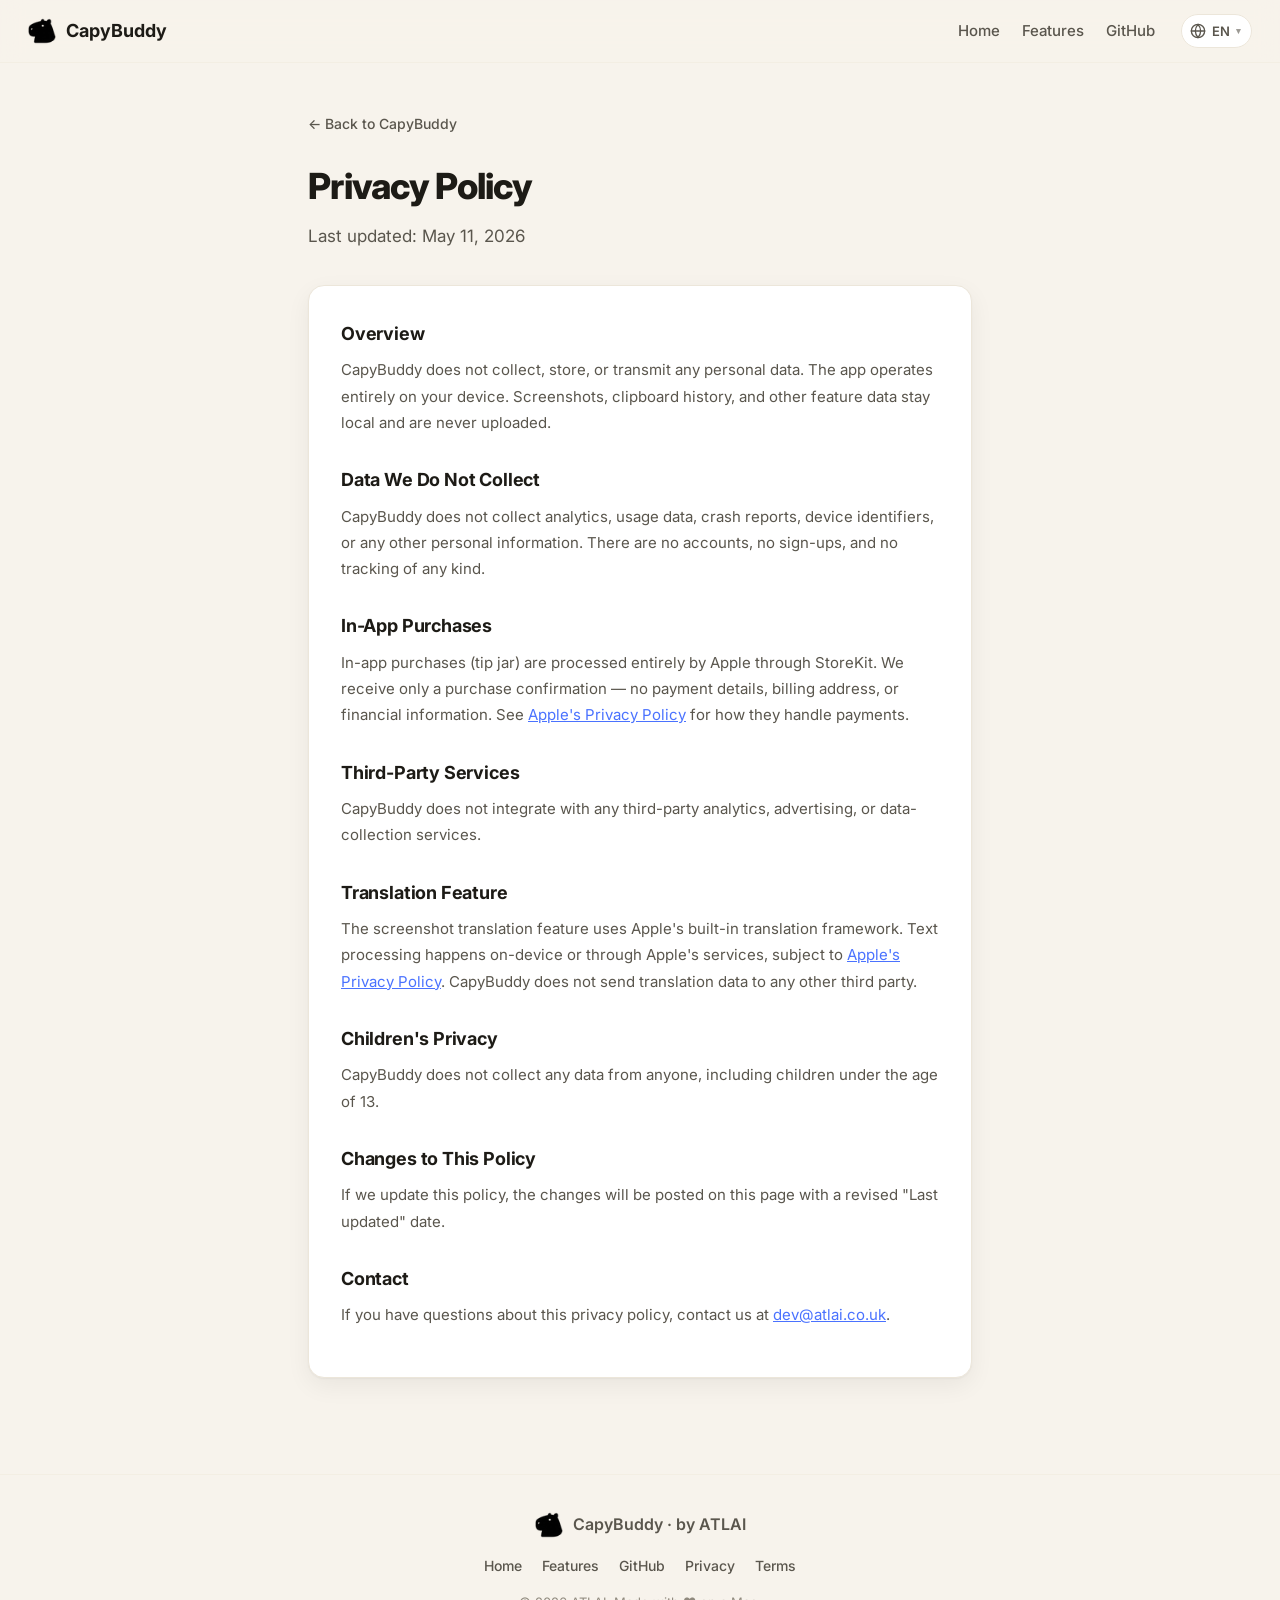
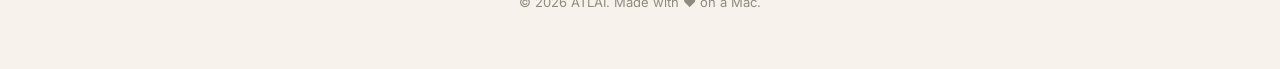
<file: privacy.html>
<!DOCTYPE html>
<html lang="en">
<head>
  <meta charset="UTF-8" />
  <meta name="viewport" content="width=device-width, initial-scale=1.0" />
  <title>Privacy Policy — CapyBuddy</title>
  <meta name="description" content="CapyBuddy privacy policy. We do not collect, store, or transmit any personal data." />
  <meta name="theme-color" content="#f7f3ec" />
  <link rel="icon" type="image/png" href="img/macbuddy_icon.png" />
  <link rel="preconnect" href="https://fonts.googleapis.com" />
  <link rel="preconnect" href="https://fonts.gstatic.com" crossorigin />
  <link href="https://fonts.googleapis.com/css2?family=Inter:wght@400;500;600;700;800&display=swap" rel="stylesheet" />
  <link rel="stylesheet" href="css/styles.css" />
  <style>
    .legal-page { padding: 48px 28px 96px; max-width: 720px; margin: 0 auto; }
    .legal-page .section-head { margin-bottom: 36px; text-align: left; }
    .legal-page .section-head h1 {
      font-size: clamp(28px, 4vw, 36px);
      letter-spacing: -0.02em;
      margin: 0 0 8px;
      font-weight: 800;
    }
    .legal-page .section-head p { text-align: left; }
    .legal-card {
      background: var(--bg-card);
      border: 1px solid var(--line);
      border-radius: var(--radius);
      padding: 32px;
      box-shadow: var(--shadow-card);
      line-height: 1.75;
      color: var(--ink);
    }
    .legal-card h2 {
      font-size: 18px;
      font-weight: 700;
      margin: 28px 0 8px;
      letter-spacing: -0.01em;
    }
    .legal-card h2:first-child { margin-top: 0; }
    .legal-card p { margin: 0 0 16px; color: var(--ink-soft); font-size: 15px; }
    .legal-card a { color: var(--accent); text-decoration: underline; }
    .legal-card a:hover { color: #3a5fd9; }
    .back-link {
      display: inline-flex;
      align-items: center;
      gap: 6px;
      font-size: 14px;
      font-weight: 500;
      color: var(--ink-soft);
      margin-bottom: 24px;
    }
    .back-link:hover { color: var(--ink); text-decoration: none; }
  </style>
</head>
<body>
  <header class="site-header">
    <a href="/" class="logo">
      <img src="img/menubar_logo.png" alt="" class="logo-mark" />
      <span class="logo-word">CapyBuddy</span>
    </a>
    <nav class="site-nav">
      <a href="/" data-i18n="nav.home">Home</a>
      <a href="/#features" data-i18n="nav.features">Features</a>
      <a href="https://github.com/ATLAI-TECH/CapyBuddyTools" target="_blank" rel="noopener" data-i18n="nav.github">GitHub</a>

      <div class="lang-switcher" id="lang-switcher">
        <button class="lang-btn" type="button" aria-haspopup="true" aria-expanded="false" data-i18n-aria-label="nav.lang_aria" aria-label="Choose language">
          <svg class="lang-globe" viewBox="0 0 24 24" fill="none" stroke="currentColor" stroke-width="2" stroke-linecap="round" stroke-linejoin="round" aria-hidden="true">
            <circle cx="12" cy="12" r="10"/>
            <path d="M2 12h20"/>
            <path d="M12 2a15.3 15.3 0 0 1 4 10 15.3 15.3 0 0 1-4 10 15.3 15.3 0 0 1-4-10 15.3 15.3 0 0 1 4-10z"/>
          </svg>
          <span class="lang-current">EN</span>
          <span class="lang-caret" aria-hidden="true">&#9662;</span>
        </button>
        <ul class="lang-menu" role="menu">
          <li><button type="button" data-lang="en" role="menuitem">English</button></li>
          <li><button type="button" data-lang="fr" role="menuitem">Fran&ccedil;ais</button></li>
          <li><button type="button" data-lang="de" role="menuitem">Deutsch</button></li>
          <li><button type="button" data-lang="zh" role="menuitem">&#20013;&#25991;</button></li>
          <li><button type="button" data-lang="es" role="menuitem">Espa&ntilde;ol</button></li>
          <li><button type="button" data-lang="ru" role="menuitem">&#1056;&#1091;&#1089;&#1089;&#1082;&#1080;&#1081;</button></li>
        </ul>
      </div>
    </nav>
  </header>

  <main class="legal-page">
    <a href="/" class="back-link">&larr; Back to CapyBuddy</a>

    <div class="section-head">
      <h1>Privacy Policy</h1>
      <p>Last updated: May 11, 2026</p>
    </div>

    <div class="legal-card">
      <h2>Overview</h2>
      <p>CapyBuddy does not collect, store, or transmit any personal data. The app operates entirely on your device. Screenshots, clipboard history, and other feature data stay local and are never uploaded.</p>

      <h2>Data We Do Not Collect</h2>
      <p>CapyBuddy does not collect analytics, usage data, crash reports, device identifiers, or any other personal information. There are no accounts, no sign-ups, and no tracking of any kind.</p>

      <h2>In-App Purchases</h2>
      <p>In-app purchases (tip jar) are processed entirely by Apple through StoreKit. We receive only a purchase confirmation &mdash; no payment details, billing address, or financial information. See <a href="https://www.apple.com/legal/privacy/" target="_blank" rel="noopener">Apple's Privacy Policy</a> for how they handle payments.</p>

      <h2>Third-Party Services</h2>
      <p>CapyBuddy does not integrate with any third-party analytics, advertising, or data-collection services.</p>

      <h2>Translation Feature</h2>
      <p>The screenshot translation feature uses Apple's built-in translation framework. Text processing happens on-device or through Apple's services, subject to <a href="https://www.apple.com/legal/privacy/" target="_blank" rel="noopener">Apple's Privacy Policy</a>. CapyBuddy does not send translation data to any other third party.</p>

      <h2>Children's Privacy</h2>
      <p>CapyBuddy does not collect any data from anyone, including children under the age of 13.</p>

      <h2>Changes to This Policy</h2>
      <p>If we update this policy, the changes will be posted on this page with a revised "Last updated" date.</p>

      <h2>Contact</h2>
      <p>If you have questions about this privacy policy, contact us at <a href="mailto:dev@atlai.co.uk">dev@atlai.co.uk</a>.</p>
    </div>
  </main>

  <footer class="site-footer">
    <div class="footer-inner">
      <div class="footer-brand">
        <img src="img/menubar_logo.png" alt="" class="logo-mark" />
        <span>CapyBuddy &middot; by ATLAI</span>
      </div>
      <nav class="footer-nav">
        <a href="/" data-i18n="nav.home">Home</a>
        <a href="/#features" data-i18n="nav.features">Features</a>
        <a href="https://github.com/ATLAI-TECH/CapyBuddyTools" target="_blank" rel="noopener" data-i18n="nav.github">GitHub</a>
        <a href="privacy.html">Privacy</a>
        <a href="terms.html">Terms</a>
      </nav>
      <p class="footer-fine" data-i18n="footer.fine">&copy; 2026 ATLAI. Made with &#10084;&#65039; on a Mac.</p>
    </div>
  </footer>

  <script src="js/script.js" defer></script>
</body>
</html>
</file>
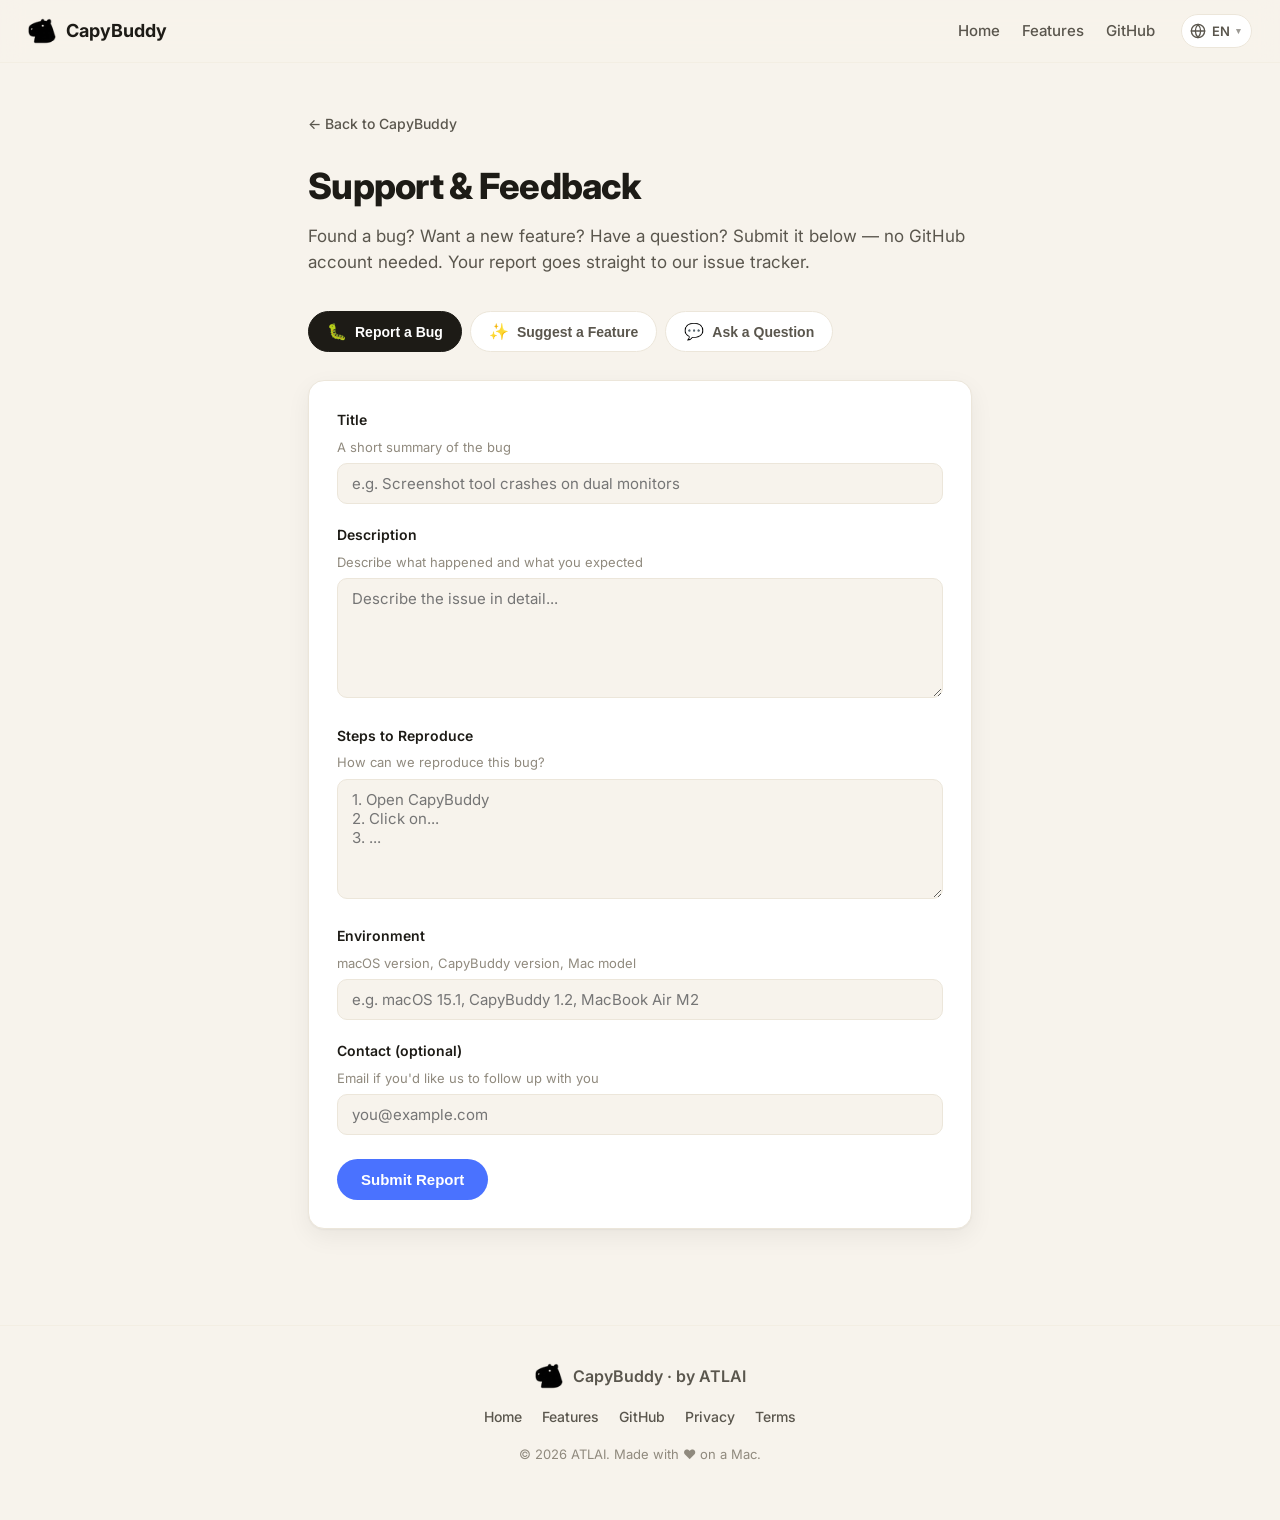
<file: support.html>
<!DOCTYPE html>
<html lang="en" data-i18n-title="sp.doc.title">
<head>
  <meta charset="UTF-8" />
  <meta name="viewport" content="width=device-width, initial-scale=1.0" />
  <title>Support — CapyBuddy</title>
  <meta name="description" content="Report a bug, suggest a feature, or ask a question about CapyBuddy." />
  <meta name="theme-color" content="#f7f3ec" />
  <link rel="icon" type="image/png" href="img/macbuddy_icon.png" />
  <link rel="preconnect" href="https://fonts.googleapis.com" />
  <link rel="preconnect" href="https://fonts.gstatic.com" crossorigin />
  <link href="https://fonts.googleapis.com/css2?family=Inter:wght@400;500;600;700;800&display=swap" rel="stylesheet" />
  <link rel="stylesheet" href="css/styles.css" />
  <style>
    /* Support page specific styles */
    .support-page { padding: 48px 28px 96px; max-width: 720px; margin: 0 auto; }
    .support-page .section-head { margin-bottom: 36px; text-align: left; }
    .support-page .section-head h1 {
      font-size: clamp(28px, 4vw, 36px);
      letter-spacing: -0.02em;
      margin: 0 0 8px;
      font-weight: 800;
    }
    .support-page .section-head p { text-align: left; }

    .kind-tabs {
      display: flex;
      gap: 8px;
      margin-bottom: 28px;
      flex-wrap: wrap;
    }
    .kind-tab {
      display: inline-flex;
      align-items: center;
      gap: 8px;
      padding: 10px 18px;
      border-radius: var(--radius-pill);
      border: 1px solid var(--line);
      background: var(--bg-card);
      color: var(--ink-soft);
      font-weight: 600;
      font-size: 14px;
      cursor: pointer;
      transition: all 0.15s ease;
    }
    .kind-tab:hover { border-color: var(--ink-faint); color: var(--ink); }
    .kind-tab.active {
      background: var(--ink);
      color: #fff;
      border-color: var(--ink);
    }
    .kind-tab .tab-icon { font-size: 16px; }

    .form-card {
      background: var(--bg-card);
      border: 1px solid var(--line);
      border-radius: var(--radius);
      padding: 28px;
      box-shadow: var(--shadow-card);
    }

    .form-group { margin-bottom: 20px; }
    .form-group:last-child { margin-bottom: 0; }

    .form-group label {
      display: block;
      font-weight: 600;
      font-size: 14px;
      margin-bottom: 6px;
      color: var(--ink);
    }
    .form-group .hint {
      display: block;
      font-size: 13px;
      color: var(--ink-faint);
      margin-bottom: 6px;
    }

    .form-group input[type="text"],
    .form-group input[type="email"],
    .form-group textarea {
      width: 100%;
      padding: 10px 14px;
      border: 1px solid var(--line);
      border-radius: 10px;
      font-family: inherit;
      font-size: 15px;
      color: var(--ink);
      background: var(--bg);
      transition: border-color 0.15s ease;
      outline: none;
    }
    .form-group input:focus,
    .form-group textarea:focus {
      border-color: var(--accent);
      box-shadow: 0 0 0 3px var(--accent-soft);
    }
    .form-group textarea { min-height: 120px; resize: vertical; }

    .conditional { display: none; }
    .conditional.visible { display: block; }

    .submit-row {
      margin-top: 24px;
      display: flex;
      align-items: center;
      gap: 16px;
    }

    .btn-submit {
      display: inline-flex;
      align-items: center;
      gap: 8px;
      padding: 12px 24px;
      border-radius: var(--radius-pill);
      border: none;
      background: var(--accent);
      color: #fff;
      font-weight: 600;
      font-size: 15px;
      cursor: pointer;
      transition: background 0.15s ease, transform 0.12s ease;
    }
    .btn-submit:hover { background: #3a5fd9; transform: translateY(-1px); }
    .btn-submit:disabled { opacity: 0.5; cursor: not-allowed; transform: none; }

    .status-msg {
      font-size: 14px;
      font-weight: 500;
    }
    .status-msg.success { color: var(--good); }
    .status-msg.error { color: #c0392b; }

    .back-link {
      display: inline-flex;
      align-items: center;
      gap: 6px;
      font-size: 14px;
      font-weight: 500;
      color: var(--ink-soft);
      margin-bottom: 24px;
    }
    .back-link:hover { color: var(--ink); text-decoration: none; }
  </style>
</head>
<body>
  <header class="site-header">
    <a href="/" class="logo">
      <img src="img/menubar_logo.png" alt="" class="logo-mark" />
      <span class="logo-word">CapyBuddy</span>
    </a>
    <nav class="site-nav">
      <a href="/" data-i18n="nav.home">Home</a>
      <a href="/#features" data-i18n="nav.features">Features</a>
      <a href="https://github.com/ATLAI-TECH/CapyBuddyTools" target="_blank" rel="noopener" data-i18n="nav.github">GitHub</a>

      <div class="lang-switcher" id="lang-switcher">
        <button class="lang-btn" type="button" aria-haspopup="true" aria-expanded="false" data-i18n-aria-label="nav.lang_aria" aria-label="Choose language">
          <svg class="lang-globe" viewBox="0 0 24 24" fill="none" stroke="currentColor" stroke-width="2" stroke-linecap="round" stroke-linejoin="round" aria-hidden="true">
            <circle cx="12" cy="12" r="10"/>
            <path d="M2 12h20"/>
            <path d="M12 2a15.3 15.3 0 0 1 4 10 15.3 15.3 0 0 1-4 10 15.3 15.3 0 0 1-4-10 15.3 15.3 0 0 1 4-10z"/>
          </svg>
          <span class="lang-current">EN</span>
          <span class="lang-caret" aria-hidden="true">▾</span>
        </button>
        <ul class="lang-menu" role="menu">
          <li><button type="button" data-lang="en" role="menuitem">English</button></li>
          <li><button type="button" data-lang="fr" role="menuitem">Français</button></li>
          <li><button type="button" data-lang="de" role="menuitem">Deutsch</button></li>
          <li><button type="button" data-lang="zh" role="menuitem">中文</button></li>
          <li><button type="button" data-lang="es" role="menuitem">Español</button></li>
          <li><button type="button" data-lang="ru" role="menuitem">Русский</button></li>
        </ul>
      </div>
    </nav>
  </header>

  <main class="support-page">
    <a href="/" class="back-link" data-i18n="sp.back">&larr; Back to CapyBuddy</a>

    <div class="section-head">
      <h1 data-i18n-html="sp.heading">Support & Feedback</h1>
      <p data-i18n="sp.sub">Found a bug? Want a new feature? Have a question? Submit it below — no GitHub account needed. Your report goes straight to our issue tracker.</p>
    </div>

    <div class="kind-tabs">
      <button class="kind-tab active" data-kind="bug">
        <span class="tab-icon" aria-hidden="true">&#x1F41B;</span>
        <span data-i18n="sp.tab.bug">Report a Bug</span>
      </button>
      <button class="kind-tab" data-kind="feature">
        <span class="tab-icon" aria-hidden="true">&#x2728;</span>
        <span data-i18n="sp.tab.feature">Suggest a Feature</span>
      </button>
      <button class="kind-tab" data-kind="question">
        <span class="tab-icon" aria-hidden="true">&#x1F4AC;</span>
        <span data-i18n="sp.tab.question">Ask a Question</span>
      </button>
    </div>

    <form id="issue-form" class="form-card">
      <div class="form-group">
        <label for="title" data-i18n="sp.form.title_label">Title</label>
        <span class="hint" id="title-hint">A short summary of the bug</span>
        <input type="text" id="title" name="title" required maxlength="200" placeholder="e.g. Screenshot tool crashes on dual monitors" />
      </div>

      <div class="form-group">
        <label for="description" id="desc-label">Description</label>
        <span class="hint" id="desc-hint">Describe what happened and what you expected</span>
        <textarea id="description" name="description" required maxlength="5000" placeholder="Describe the issue in detail..."></textarea>
      </div>

      <div class="form-group conditional" id="steps-group">
        <label for="steps" data-i18n="sp.form.steps_label">Steps to Reproduce</label>
        <span class="hint" data-i18n="sp.form.steps_hint">How can we reproduce this bug?</span>
        <textarea id="steps" name="steps" maxlength="2000" rows="4" data-i18n-placeholder="sp.form.steps_ph" placeholder="1. Open CapyBuddy&#10;2. Click on...&#10;3. ..."></textarea>
      </div>

      <div class="form-group conditional" id="env-group">
        <label for="environment" data-i18n="sp.form.env_label">Environment</label>
        <span class="hint" data-i18n="sp.form.env_hint">macOS version, CapyBuddy version, Mac model</span>
        <input type="text" id="environment" name="environment" maxlength="200" data-i18n-placeholder="sp.form.env_ph" placeholder="e.g. macOS 15.1, CapyBuddy 1.2, MacBook Air M2" />
      </div>

      <div class="form-group">
        <label for="contact" data-i18n="sp.form.contact_label">Contact (optional)</label>
        <span class="hint" data-i18n="sp.form.contact_hint">Email if you'd like us to follow up with you</span>
        <input type="email" id="contact" name="contact" maxlength="200" data-i18n-placeholder="sp.form.contact_ph" placeholder="you@example.com" />
      </div>

      <div class="submit-row">
        <button type="submit" class="btn-submit" id="submit-btn">Submit Report</button>
        <span class="status-msg" id="status-msg"></span>
      </div>
    </form>
  </main>

  <footer class="site-footer">
    <div class="footer-inner">
      <div class="footer-brand">
        <img src="img/menubar_logo.png" alt="" class="logo-mark" />
        <span>CapyBuddy &middot; by ATLAI</span>
      </div>
      <nav class="footer-nav">
        <a href="/" data-i18n="nav.home">Home</a>
        <a href="/#features" data-i18n="nav.features">Features</a>
        <a href="https://github.com/ATLAI-TECH/CapyBuddyTools" target="_blank" rel="noopener" data-i18n="nav.github">GitHub</a>
        <a href="privacy.html">Privacy</a>
        <a href="terms.html">Terms</a>
      </nav>
      <p class="footer-fine" data-i18n="footer.fine">&copy; 2026 ATLAI. Made with &#10084;&#65039; on a Mac.</p>
    </div>
  </footer>

  <script src="js/script.js" defer></script>
  <script>
  function initSupportForm() {
    const WORKER_URL = 'https://macbuddy-issues.haopeng-yu.workers.dev';

    let currentKind = 'bug';

    const form = document.getElementById('issue-form');
    const submitBtn = document.getElementById('submit-btn');
    const statusMsg = document.getElementById('status-msg');
    const titleHint = document.getElementById('title-hint');
    const descLabel = document.getElementById('desc-label');
    const descHint = document.getElementById('desc-hint');
    const stepsGroup = document.getElementById('steps-group');
    const envGroup = document.getElementById('env-group');

    const KIND_CONFIG = {
      bug:      { showSteps: true,  showEnv: true  },
      feature:  { showSteps: false, showEnv: false },
      question: { showSteps: false, showEnv: true  },
    };

    function t(key) {
      return (window.CapyBuddyI18N && window.CapyBuddyI18N.t(key)) || '';
    }

    function applyKind(kind) {
      currentKind = kind;
      const cfg = KIND_CONFIG[kind];

      document.querySelectorAll('.kind-tab').forEach(tab => {
        tab.classList.toggle('active', tab.dataset.kind === kind);
      });

      titleHint.textContent = t('sp.form.title_hint.' + kind);
      document.getElementById('title').placeholder = t('sp.form.title_ph.' + kind);
      descLabel.textContent = t('sp.form.desc_label.' + kind);
      descHint.textContent = t('sp.form.desc_hint.' + kind);
      document.getElementById('description').placeholder = t('sp.form.desc_ph.' + kind);
      stepsGroup.classList.toggle('visible', cfg.showSteps);
      envGroup.classList.toggle('visible', cfg.showEnv);
      submitBtn.textContent = t('sp.form.submit.' + kind);

      statusMsg.textContent = '';
      statusMsg.className = 'status-msg';
    }

    document.querySelectorAll('.kind-tab').forEach(tab => {
      tab.addEventListener('click', () => applyKind(tab.dataset.kind));
    });

    document.addEventListener('langchange', () => applyKind(currentKind));

    form.addEventListener('submit', async (e) => {
      e.preventDefault();

      const title = document.getElementById('title').value.trim();
      const description = document.getElementById('description').value.trim();
      const steps = document.getElementById('steps').value.trim();
      const environment = document.getElementById('environment').value.trim();
      const contact = document.getElementById('contact').value.trim();

      if (!title || !description) {
        statusMsg.textContent = t('sp.form.error_required');
        statusMsg.className = 'status-msg error';
        return;
      }

      submitBtn.disabled = true;
      submitBtn.textContent = t('sp.form.submitting');
      statusMsg.textContent = '';

      try {
        const res = await fetch(WORKER_URL, {
          method: 'POST',
          headers: { 'Content-Type': 'application/json' },
          body: JSON.stringify({
            kind: currentKind,
            title,
            description,
            steps: steps || undefined,
            environment: environment || undefined,
            contact: contact || undefined,
          }),
        });

        const data = await res.json();

        if (res.ok && data.success) {
          statusMsg.textContent = t('sp.form.success');
          statusMsg.className = 'status-msg success';
          form.reset();
          applyKind(currentKind);
        } else {
          statusMsg.textContent = data.error || t('sp.form.error_generic');
          statusMsg.className = 'status-msg error';
        }
      } catch (err) {
        statusMsg.textContent = t('sp.form.error_network');
        statusMsg.className = 'status-msg error';
      }

      submitBtn.disabled = false;
      submitBtn.textContent = t('sp.form.submit.' + currentKind);
    });

    const urlKind = new URLSearchParams(window.location.search).get('kind');
    applyKind(KIND_CONFIG[urlKind] ? urlKind : 'bug');
  }

  if (document.readyState === 'loading') {
    document.addEventListener('DOMContentLoaded', initSupportForm);
  } else {
    initSupportForm();
  }
  </script>
</body>
</html>
</file>
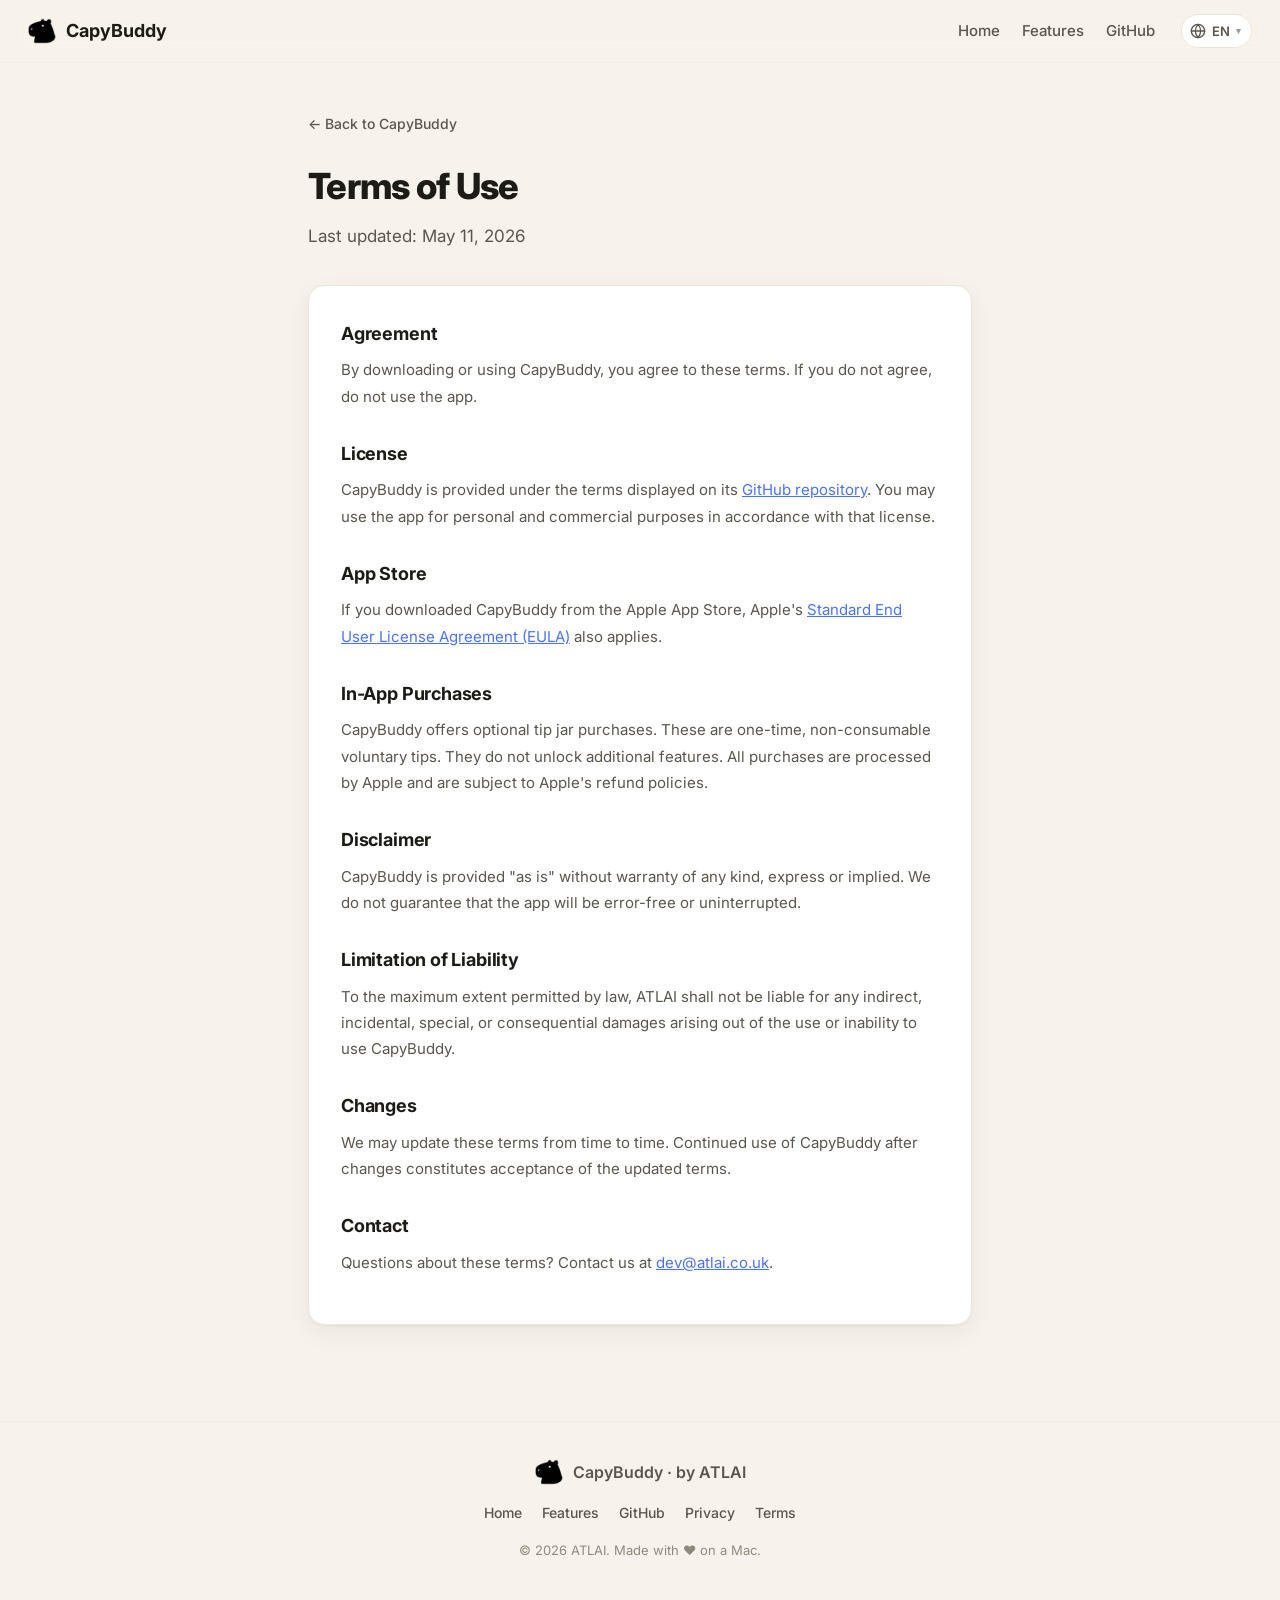
<file: terms.html>
<!DOCTYPE html>
<html lang="en">
<head>
  <meta charset="UTF-8" />
  <meta name="viewport" content="width=device-width, initial-scale=1.0" />
  <title>Terms of Use — CapyBuddy</title>
  <meta name="description" content="CapyBuddy terms of use." />
  <meta name="theme-color" content="#f7f3ec" />
  <link rel="icon" type="image/png" href="img/macbuddy_icon.png" />
  <link rel="preconnect" href="https://fonts.googleapis.com" />
  <link rel="preconnect" href="https://fonts.gstatic.com" crossorigin />
  <link href="https://fonts.googleapis.com/css2?family=Inter:wght@400;500;600;700;800&display=swap" rel="stylesheet" />
  <link rel="stylesheet" href="css/styles.css" />
  <style>
    .legal-page { padding: 48px 28px 96px; max-width: 720px; margin: 0 auto; }
    .legal-page .section-head { margin-bottom: 36px; text-align: left; }
    .legal-page .section-head h1 {
      font-size: clamp(28px, 4vw, 36px);
      letter-spacing: -0.02em;
      margin: 0 0 8px;
      font-weight: 800;
    }
    .legal-page .section-head p { text-align: left; }
    .legal-card {
      background: var(--bg-card);
      border: 1px solid var(--line);
      border-radius: var(--radius);
      padding: 32px;
      box-shadow: var(--shadow-card);
      line-height: 1.75;
      color: var(--ink);
    }
    .legal-card h2 {
      font-size: 18px;
      font-weight: 700;
      margin: 28px 0 8px;
      letter-spacing: -0.01em;
    }
    .legal-card h2:first-child { margin-top: 0; }
    .legal-card p { margin: 0 0 16px; color: var(--ink-soft); font-size: 15px; }
    .legal-card a { color: var(--accent); text-decoration: underline; }
    .legal-card a:hover { color: #3a5fd9; }
    .back-link {
      display: inline-flex;
      align-items: center;
      gap: 6px;
      font-size: 14px;
      font-weight: 500;
      color: var(--ink-soft);
      margin-bottom: 24px;
    }
    .back-link:hover { color: var(--ink); text-decoration: none; }
  </style>
</head>
<body>
  <header class="site-header">
    <a href="/" class="logo">
      <img src="img/menubar_logo.png" alt="" class="logo-mark" />
      <span class="logo-word">CapyBuddy</span>
    </a>
    <nav class="site-nav">
      <a href="/" data-i18n="nav.home">Home</a>
      <a href="/#features" data-i18n="nav.features">Features</a>
      <a href="https://github.com/ATLAI-TECH/CapyBuddyTools" target="_blank" rel="noopener" data-i18n="nav.github">GitHub</a>

      <div class="lang-switcher" id="lang-switcher">
        <button class="lang-btn" type="button" aria-haspopup="true" aria-expanded="false" data-i18n-aria-label="nav.lang_aria" aria-label="Choose language">
          <svg class="lang-globe" viewBox="0 0 24 24" fill="none" stroke="currentColor" stroke-width="2" stroke-linecap="round" stroke-linejoin="round" aria-hidden="true">
            <circle cx="12" cy="12" r="10"/>
            <path d="M2 12h20"/>
            <path d="M12 2a15.3 15.3 0 0 1 4 10 15.3 15.3 0 0 1-4 10 15.3 15.3 0 0 1-4-10 15.3 15.3 0 0 1 4-10z"/>
          </svg>
          <span class="lang-current">EN</span>
          <span class="lang-caret" aria-hidden="true">&#9662;</span>
        </button>
        <ul class="lang-menu" role="menu">
          <li><button type="button" data-lang="en" role="menuitem">English</button></li>
          <li><button type="button" data-lang="fr" role="menuitem">Fran&ccedil;ais</button></li>
          <li><button type="button" data-lang="de" role="menuitem">Deutsch</button></li>
          <li><button type="button" data-lang="zh" role="menuitem">&#20013;&#25991;</button></li>
          <li><button type="button" data-lang="es" role="menuitem">Espa&ntilde;ol</button></li>
          <li><button type="button" data-lang="ru" role="menuitem">&#1056;&#1091;&#1089;&#1089;&#1082;&#1080;&#1081;</button></li>
        </ul>
      </div>
    </nav>
  </header>

  <main class="legal-page">
    <a href="/" class="back-link">&larr; Back to CapyBuddy</a>

    <div class="section-head">
      <h1>Terms of Use</h1>
      <p>Last updated: May 11, 2026</p>
    </div>

    <div class="legal-card">
      <h2>Agreement</h2>
      <p>By downloading or using CapyBuddy, you agree to these terms. If you do not agree, do not use the app.</p>

      <h2>License</h2>
      <p>CapyBuddy is provided under the terms displayed on its <a href="https://github.com/ATLAI-TECH/CapyBuddyTools" target="_blank" rel="noopener">GitHub repository</a>. You may use the app for personal and commercial purposes in accordance with that license.</p>

      <h2>App Store</h2>
      <p>If you downloaded CapyBuddy from the Apple App Store, Apple's <a href="https://www.apple.com/legal/internet-services/itunes/dev/stdeula/" target="_blank" rel="noopener">Standard End User License Agreement (EULA)</a> also applies.</p>

      <h2>In-App Purchases</h2>
      <p>CapyBuddy offers optional tip jar purchases. These are one-time, non-consumable voluntary tips. They do not unlock additional features. All purchases are processed by Apple and are subject to Apple's refund policies.</p>

      <h2>Disclaimer</h2>
      <p>CapyBuddy is provided "as is" without warranty of any kind, express or implied. We do not guarantee that the app will be error-free or uninterrupted.</p>

      <h2>Limitation of Liability</h2>
      <p>To the maximum extent permitted by law, ATLAI shall not be liable for any indirect, incidental, special, or consequential damages arising out of the use or inability to use CapyBuddy.</p>

      <h2>Changes</h2>
      <p>We may update these terms from time to time. Continued use of CapyBuddy after changes constitutes acceptance of the updated terms.</p>

      <h2>Contact</h2>
      <p>Questions about these terms? Contact us at <a href="mailto:dev@atlai.co.uk">dev@atlai.co.uk</a>.</p>
    </div>
  </main>

  <footer class="site-footer">
    <div class="footer-inner">
      <div class="footer-brand">
        <img src="img/menubar_logo.png" alt="" class="logo-mark" />
        <span>CapyBuddy &middot; by ATLAI</span>
      </div>
      <nav class="footer-nav">
        <a href="/" data-i18n="nav.home">Home</a>
        <a href="/#features" data-i18n="nav.features">Features</a>
        <a href="https://github.com/ATLAI-TECH/CapyBuddyTools" target="_blank" rel="noopener" data-i18n="nav.github">GitHub</a>
        <a href="privacy.html">Privacy</a>
        <a href="terms.html">Terms</a>
      </nav>
      <p class="footer-fine" data-i18n="footer.fine">&copy; 2026 ATLAI. Made with &#10084;&#65039; on a Mac.</p>
    </div>
  </footer>

  <script src="js/script.js" defer></script>
</body>
</html>
</file>
<file: css/styles.css>
/* ----------------------------------------------------------
   CapyBuddy landing page
   Style is inspired by termbuddy.atlai.co.uk — soft cream
   background, pill buttons, big rounded screenshots.
   ---------------------------------------------------------- */

:root {
  --bg: #f7f3ec;
  --bg-soft: #fdfaf4;
  --bg-card: #ffffff;
  --ink: #1d1b16;
  --ink-soft: #5a564d;
  --ink-faint: #908a7e;
  --line: #ece6da;
  --line-soft: #f3eee3;
  --accent: #4a72ff;
  --accent-ink: #ffffff;
  --accent-soft: #e7edff;
  --warn: #d97a2c;
  --good: #2f9e6b;
  --shadow-card: 0 1px 2px rgba(20, 18, 12, 0.04), 0 8px 24px rgba(20, 18, 12, 0.06);
  --shadow-shot: 0 12px 36px rgba(20, 18, 12, 0.10), 0 2px 6px rgba(20, 18, 12, 0.06);
  --radius: 16px;
  --radius-lg: 22px;
  --radius-pill: 999px;
}

* { box-sizing: border-box; }

html { scroll-behavior: smooth; }

body {
  margin: 0;
  font-family: 'Inter', -apple-system, BlinkMacSystemFont, 'Segoe UI', sans-serif;
  font-size: 16px;
  line-height: 1.55;
  color: var(--ink);
  background: var(--bg);
  -webkit-font-smoothing: antialiased;
  -moz-osx-font-smoothing: grayscale;
}

a { color: var(--accent); text-decoration: none; }
a:hover { text-decoration: underline; }

img { display: block; max-width: 100%; height: auto; }

kbd {
  font-family: 'SF Mono', 'JetBrains Mono', 'Menlo', monospace;
  font-size: 0.85em;
  padding: 1px 6px;
  border: 1px solid var(--line);
  border-bottom-width: 2px;
  border-radius: 6px;
  background: var(--bg-card);
  color: var(--ink);
}

/* ====== HEADER ====== */
.site-header {
  position: sticky;
  top: 0;
  z-index: 50;
  display: flex;
  align-items: center;
  justify-content: space-between;
  padding: 14px 28px;
  background: rgba(247, 243, 236, 0.85);
  backdrop-filter: saturate(160%) blur(12px);
  -webkit-backdrop-filter: saturate(160%) blur(12px);
  border-bottom: 1px solid var(--line-soft);
}

.logo {
  display: flex;
  align-items: center;
  gap: 10px;
  color: var(--ink);
  font-weight: 700;
  font-size: 18px;
}
.logo:hover { text-decoration: none; }

.logo-mark {
  width: 28px;
  height: 28px;
  border-radius: 7px;
}

.site-nav {
  display: flex;
  gap: 22px;
  align-items: center;
  font-size: 15px;
  font-weight: 500;
}
.site-nav a {
  color: var(--ink-soft);
}
.site-nav a:hover {
  color: var(--ink);
  text-decoration: none;
}

/* ====== HERO ====== */
.hero {
  position: relative;
  padding: 88px 28px 96px;
  background:
    radial-gradient(1100px 600px at 80% -10%, #fff4e0 0%, transparent 60%),
    radial-gradient(900px 500px at 0% 30%, #e7edff 0%, transparent 55%),
    var(--bg);
  overflow: hidden;
}

.hero-inner {
  max-width: 1180px;
  margin: 0 auto;
  display: grid;
  grid-template-columns: 1.05fr 1fr;
  gap: 48px;
  align-items: center;
}

.eyebrow {
  display: inline-block;
  font-size: 12px;
  font-weight: 600;
  letter-spacing: 0.08em;
  text-transform: uppercase;
  color: var(--accent);
  background: var(--accent-soft);
  padding: 6px 12px;
  border-radius: var(--radius-pill);
  margin-bottom: 22px;
}

.hero-copy h1 {
  font-size: clamp(40px, 6vw, 64px);
  line-height: 1.05;
  font-weight: 800;
  letter-spacing: -0.02em;
  margin: 0 0 20px;
}

.hero-copy .lede {
  font-size: 18px;
  color: var(--ink-soft);
  max-width: 540px;
  margin: 0 0 28px;
}

.cta-row {
  display: flex;
  flex-wrap: wrap;
  gap: 12px;
  align-items: center;
}

.btn {
  display: inline-flex;
  align-items: center;
  gap: 10px;
  padding: 14px 22px;
  border-radius: var(--radius-pill);
  font-weight: 600;
  font-size: 15px;
  border: 1px solid transparent;
  transition: transform 0.12s ease, box-shadow 0.12s ease, background 0.12s ease;
  cursor: pointer;
}
.btn:hover { text-decoration: none; transform: translateY(-1px); }

.btn-primary {
  background: var(--ink);
  color: #fff;
  box-shadow: 0 6px 18px rgba(20, 18, 12, 0.18);
}
.btn-primary small {
  font-weight: 500;
  font-size: 12px;
  opacity: 0.7;
}
.btn-primary:hover {
  background: #2b2823;
  box-shadow: 0 8px 22px rgba(20, 18, 12, 0.22);
}

.btn-ghost {
  background: transparent;
  color: var(--ink);
  border-color: var(--line);
}
.btn-ghost:hover {
  background: var(--bg-card);
  border-color: var(--ink-faint);
}

.hero-meta {
  margin: 24px 0 0;
  font-size: 13px;
  color: var(--ink-faint);
}

.hero-art {
  position: relative;
}
.hero-shot {
  width: 100%;
  border-radius: var(--radius-lg);
  box-shadow: var(--shadow-shot);
  border: 1px solid var(--line);
  background: var(--bg-card);
}
.hero-icon {
  position: absolute;
  width: 96px;
  height: 96px;
  bottom: -28px;
  left: -28px;
  border-radius: 22px;
  box-shadow: var(--shadow-shot);
  background: var(--bg-card);
  padding: 4px;
}

/* ====== SECTIONS ====== */
section { padding: 96px 28px; }

.section-head {
  max-width: 760px;
  margin: 0 auto 56px;
  text-align: center;
}
.section-head h2 {
  font-size: clamp(28px, 4vw, 40px);
  letter-spacing: -0.02em;
  margin: 0 0 12px;
  font-weight: 800;
}
.section-head p {
  color: var(--ink-soft);
  font-size: 17px;
  margin: 0;
}

/* ====== FEATURE GRID ====== */
.features {
  background: var(--bg-soft);
  border-top: 1px solid var(--line-soft);
  border-bottom: 1px solid var(--line-soft);
}

.feature-grid {
  max-width: 1180px;
  margin: 0 auto;
  display: grid;
  grid-template-columns: repeat(3, minmax(0, 1fr));
  gap: 18px;
}

.feature-card {
  background: var(--bg-card);
  border: 1px solid var(--line);
  border-radius: var(--radius);
  padding: 26px 24px;
  box-shadow: var(--shadow-card);
  transition: transform 0.18s ease, box-shadow 0.18s ease, border-color 0.18s ease;
}
.feature-card:hover {
  transform: translateY(-3px);
  border-color: var(--ink-faint);
  box-shadow: 0 4px 8px rgba(20, 18, 12, 0.06), 0 16px 36px rgba(20, 18, 12, 0.08);
}

.feature-icon {
  display: inline-flex;
  align-items: center;
  justify-content: center;
  min-width: 48px;
  height: 48px;
  padding: 0 12px;
  border-radius: 12px;
  background: var(--accent-soft);
  color: var(--accent);
  font-weight: 700;
  font-size: 22px;
  margin-bottom: 18px;
  font-family: 'SF Mono', 'JetBrains Mono', 'Menlo', monospace;
}

.feature-card h3 {
  font-size: 19px;
  margin: 0 0 8px;
  font-weight: 700;
  letter-spacing: -0.01em;
}
.feature-card p {
  font-size: 14.5px;
  color: var(--ink-soft);
  margin: 0;
}

/* ====== SHOTS ====== */
.shots { background: var(--bg); }

.shot-row {
  max-width: 1180px;
  margin: 0 auto 24px;
  display: grid;
  grid-template-columns: 1fr 1fr;
  gap: 24px;
}
.shot-row:last-child { margin-bottom: 0; }

.shot {
  margin: 0;
  background: var(--bg-card);
  border: 1px solid var(--line);
  border-radius: var(--radius-lg);
  overflow: hidden;
  box-shadow: var(--shadow-shot);
  display: flex;
  flex-direction: column;
}
.shot.wide { grid-column: 1 / -1; }
.shot img {
  width: 100%;
  height: auto;
  display: block;
  background: var(--bg-soft);
}
.shot figcaption {
  padding: 16px 20px;
  font-size: 14.5px;
  color: var(--ink-soft);
  border-top: 1px solid var(--line-soft);
}

/* ====== DOWNLOAD ====== */
.download-band {
  background: linear-gradient(135deg, #1d1b16 0%, #2b2823 100%);
  color: #fff;
  padding: 80px 28px;
}
.download-inner {
  max-width: 1180px;
  margin: 0 auto;
  display: flex;
  align-items: center;
  gap: 36px;
  flex-wrap: wrap;
}
.download-icon {
  width: 110px;
  height: 110px;
  border-radius: 24px;
  box-shadow: 0 14px 32px rgba(0,0,0,0.4);
  background: #fff;
  padding: 4px;
}
.download-band h2 {
  font-size: clamp(28px, 3.6vw, 36px);
  margin: 0 0 8px;
  font-weight: 800;
  letter-spacing: -0.02em;
}
.download-band p {
  color: rgba(255,255,255,0.75);
  margin: 0 0 22px;
  max-width: 520px;
}
.download-band .btn-primary {
  background: #fff;
  color: var(--ink);
}
.download-band .btn-primary:hover { background: #f3eee3; }
.download-band .btn-ghost {
  color: #fff;
  border-color: rgba(255,255,255,0.25);
}
.download-band .btn-ghost:hover {
  background: rgba(255,255,255,0.08);
  border-color: rgba(255,255,255,0.5);
}

/* ====== SUPPORT ====== */
.support { background: var(--bg-soft); }

.support-grid {
  max-width: 1180px;
  margin: 0 auto;
  display: grid;
  grid-template-columns: repeat(3, minmax(0, 1fr));
  gap: 18px;
}

.support-card {
  display: block;
  background: var(--bg-card);
  border: 1px solid var(--line);
  border-radius: var(--radius);
  padding: 28px 26px;
  color: var(--ink);
  box-shadow: var(--shadow-card);
  transition: transform 0.18s ease, box-shadow 0.18s ease, border-color 0.18s ease;
  cursor: pointer;
}
.support-card:hover {
  transform: translateY(-3px);
  text-decoration: none;
  border-color: var(--accent);
  box-shadow: 0 4px 8px rgba(20, 18, 12, 0.06), 0 16px 36px rgba(74, 114, 255, 0.18);
}
.support-icon {
  font-size: 28px;
  margin-bottom: 14px;
}
.support-card h3 {
  margin: 0 0 6px;
  font-size: 19px;
  font-weight: 700;
  letter-spacing: -0.01em;
}
.support-card p {
  margin: 0 0 14px;
  font-size: 14.5px;
  color: var(--ink-soft);
}
.support-cta {
  font-size: 14px;
  font-weight: 600;
  color: var(--accent);
}

.support-note {
  max-width: 720px;
  margin: 36px auto 0;
  text-align: center;
  font-size: 14px;
  color: var(--ink-soft);
}

/* ====== FOOTER ====== */
.site-footer {
  background: var(--bg);
  border-top: 1px solid var(--line-soft);
  padding: 36px 28px 56px;
}
.footer-inner {
  max-width: 1180px;
  margin: 0 auto;
  display: flex;
  flex-direction: column;
  gap: 16px;
  align-items: center;
  text-align: center;
}
.footer-brand {
  display: flex;
  align-items: center;
  gap: 10px;
  font-weight: 600;
  color: var(--ink-soft);
}
.footer-nav {
  display: flex;
  flex-wrap: wrap;
  gap: 20px;
  font-size: 14px;
  font-weight: 500;
  justify-content: center;
}
.footer-nav a { color: var(--ink-soft); }
.footer-nav a:hover { color: var(--ink); text-decoration: none; }
.footer-fine {
  font-size: 13px;
  color: var(--ink-faint);
  margin: 0;
}

/* ====== LANGUAGE SWITCHER ====== */
.lang-switcher {
  position: relative;
  margin-left: 4px;
}

.lang-btn {
  display: inline-flex;
  align-items: center;
  gap: 6px;
  padding: 6px 10px 6px 8px;
  border-radius: var(--radius-pill);
  border: 1px solid var(--line);
  background: var(--bg-card);
  color: var(--ink-soft);
  font: inherit;
  font-size: 13px;
  font-weight: 600;
  cursor: pointer;
  transition: border-color 0.15s ease, color 0.15s ease, background 0.15s ease;
}
.lang-btn:hover { border-color: var(--ink-faint); color: var(--ink); }
.lang-btn:focus-visible {
  outline: none;
  border-color: var(--accent);
  box-shadow: 0 0 0 3px var(--accent-soft);
}

.lang-globe {
  width: 16px;
  height: 16px;
  flex: 0 0 auto;
}

.lang-caret {
  font-size: 9px;
  opacity: 0.6;
  transition: transform 0.15s ease;
}
.lang-switcher.open .lang-caret { transform: rotate(180deg); }

.lang-menu {
  position: absolute;
  right: 0;
  top: calc(100% + 8px);
  min-width: 160px;
  background: var(--bg-card);
  border: 1px solid var(--line);
  border-radius: 12px;
  box-shadow: var(--shadow-card);
  padding: 6px;
  margin: 0;
  list-style: none;
  display: none;
  z-index: 60;
}
.lang-switcher.open .lang-menu { display: block; }

.lang-menu li { margin: 0; padding: 0; }

.lang-menu button {
  display: block;
  width: 100%;
  text-align: left;
  padding: 8px 12px;
  background: transparent;
  border: none;
  border-radius: 8px;
  font: inherit;
  font-size: 14px;
  color: var(--ink);
  cursor: pointer;
  transition: background 0.12s ease, color 0.12s ease;
}
.lang-menu button:hover { background: var(--bg-soft); }
.lang-menu button.active {
  background: var(--accent-soft);
  color: var(--accent);
  font-weight: 600;
}

/* ====== RESPONSIVE ====== */
@media (max-width: 960px) {
  .hero-inner { grid-template-columns: 1fr; gap: 40px; }
  .hero { padding: 64px 22px 72px; }
  .hero-icon { width: 76px; height: 76px; bottom: -22px; left: -16px; }
  .feature-grid { grid-template-columns: repeat(2, minmax(0, 1fr)); }
  .support-grid { grid-template-columns: repeat(2, minmax(0, 1fr)); }
  .shot-row { grid-template-columns: 1fr; }
  section { padding: 72px 22px; }
}

@media (max-width: 620px) {
  .site-header { padding: 12px 18px; }
  .site-nav { gap: 14px; font-size: 14px; }
  .site-nav a:nth-child(1) { display: none; }
  .feature-grid { grid-template-columns: 1fr; }
  .support-grid { grid-template-columns: 1fr; }
  .download-inner { flex-direction: column; align-items: flex-start; }
  .btn { padding: 12px 18px; font-size: 14px; }
}

/* ====== PRICING ====== */
.pricing-grid {
  max-width: 880px;
  margin: 0 auto;
  display: grid;
  grid-template-columns: repeat(2, minmax(0, 1fr));
  gap: 20px;
  align-items: start;
}
.price-card {
  position: relative;
  background: var(--bg-card);
  border: 1px solid var(--line);
  border-radius: var(--radius-lg);
  padding: 30px 28px;
  box-shadow: var(--shadow-card);
  display: flex;
  flex-direction: column;
  gap: 20px;
}
.price-card.featured {
  border-color: var(--accent);
  box-shadow: 0 1px 2px rgba(20, 18, 12, 0.04), 0 14px 40px rgba(74, 114, 255, 0.18);
}
.price-badge {
  position: absolute;
  top: -12px;
  right: 24px;
  background: var(--accent);
  color: var(--accent-ink);
  font-size: 12px;
  font-weight: 700;
  padding: 5px 12px;
  border-radius: var(--radius-pill);
}
.price-head h3 {
  font-size: 18px;
  font-weight: 700;
  margin: 0 0 10px;
  color: var(--ink-soft);
}
.price {
  display: flex;
  align-items: baseline;
  gap: 10px;
  flex-wrap: wrap;
}
.price-amount {
  font-size: 40px;
  font-weight: 800;
  letter-spacing: -0.02em;
  color: var(--ink);
}
.price-note { font-size: 13px; color: var(--ink-faint); }
.price-tagline { margin: 12px 0 0; color: var(--ink-soft); font-size: 15px; }
.price-perks {
  list-style: none;
  margin: 0;
  padding: 0;
  display: flex;
  flex-direction: column;
  gap: 11px;
  flex: 1;
}
.price-perks li {
  position: relative;
  padding-left: 28px;
  font-size: 15px;
  color: var(--ink);
}
.price-perks li::before {
  content: "✓";
  position: absolute;
  left: 0;
  top: 0;
  width: 20px;
  height: 20px;
  display: inline-flex;
  align-items: center;
  justify-content: center;
  background: var(--accent-soft);
  color: var(--accent);
  border-radius: 50%;
  font-size: 12px;
  font-weight: 700;
}
.price-cta { width: 100%; justify-content: center; }
.pricing-note {
  max-width: 640px;
  margin: 32px auto 0;
  text-align: center;
  font-size: 13px;
  color: var(--ink-faint);
}
@media (max-width: 720px) {
  .pricing-grid { grid-template-columns: 1fr; }
}

/* ====== PRO BADGE ON FEATURE CARDS ====== */
.feature-card { position: relative; }
.feature-pro {
  position: absolute;
  top: 16px;
  right: 16px;
  font-size: 10px;
  font-weight: 800;
  letter-spacing: 0.07em;
  color: var(--accent);
  background: var(--accent-soft);
  padding: 3px 8px;
  border-radius: var(--radius-pill);
}

/* ====== ANIMATED ONBOARDING HERO CARD ====== */
.ob-card {
  --ob-accent: #4a72ff;
  position: relative;
  width: 100%;
  max-width: 420px;
  margin: 0 auto;
  aspect-ratio: 5 / 5.3;
  background: var(--bg-card);
  border: 1px solid var(--line);
  border-radius: 26px;
  box-shadow: var(--shadow-shot);
  padding: 18px 22px 18px;
  display: flex;
  flex-direction: column;
  overflow: hidden;
}
.ob-card::before {
  content: "";
  position: absolute;
  inset: 0;
  background: radial-gradient(120% 62% at 50% 0%,
    color-mix(in srgb, var(--ob-accent) 13%, transparent) 0%, transparent 60%);
  transition: background 0.45s ease;
  pointer-events: none;
}

.ob-top { display: flex; justify-content: flex-end; position: relative; z-index: 1; }
.ob-skip { font-size: 13px; font-weight: 500; color: var(--ink-faint); }

.ob-stage { position: relative; flex: 1; display: flex; }
.ob-scene {
  position: absolute;
  inset: 0;
  display: flex;
  flex-direction: column;
  align-items: center;
  justify-content: center;
  text-align: center;
  padding: 4px;
  opacity: 0;
  transform: translateX(26px);
  transition: opacity 0.5s ease, transform 0.5s ease;
  pointer-events: none;
}
.ob-scene.is-active { opacity: 1; transform: none; }

.ob-title { font-size: 21px; font-weight: 800; letter-spacing: -0.01em; margin: 18px 0 6px; }
.ob-sub { font-size: 14px; color: var(--ink-soft); margin: 0; max-width: 250px; }

.ob-art {
  height: 132px;
  display: flex;
  align-items: center;
  justify-content: center;
  position: relative;
}

/* Welcome — breathing icon */
.ob-appicon {
  width: 104px;
  height: 104px;
  border-radius: 24px;
  box-shadow: 0 10px 24px rgba(20, 18, 12, 0.18);
  animation: ob-float 1.9s ease-in-out infinite alternate;
}
@keyframes ob-float {
  from { transform: translateY(-6px); }
  to   { transform: translateY(6px); }
}

/* Screenshot — marching ants */
.ob-ants { width: 210px; height: 124px; }
.ob-ants rect {
  fill: color-mix(in srgb, var(--warn) 8%, transparent);
  stroke: var(--warn);
  stroke-width: 2;
  stroke-dasharray: 8 6;
  animation: ob-ants 0.7s linear infinite;
}
@keyframes ob-ants { to { stroke-dashoffset: -28; } }
.ob-view { position: absolute; width: 44px; height: 44px; color: var(--warn); }

/* Screen recording — pulsing rings */
.ob-rec-dot {
  width: 54px;
  height: 54px;
  border-radius: 50%;
  background: #e5484d;
  box-shadow: 0 6px 16px rgba(229, 72, 77, 0.45);
  position: relative;
  z-index: 1;
}
.ob-pulse {
  position: absolute;
  top: 50%;
  left: 50%;
  width: 54px;
  height: 54px;
  margin: -27px 0 0 -27px;
  border-radius: 50%;
  border: 2px solid #e5484d;
  opacity: 0;
  animation: ob-pulse 1.6s ease-out infinite;
}
.ob-pulse-2 { animation-delay: 0.8s; }
@keyframes ob-pulse {
  0%   { transform: scale(1);   opacity: 0.7; }
  100% { transform: scale(2);   opacity: 0; }
}

/* Toolbox — tool tiles pop in */
.ob-art-toolbox { gap: 12px; }
.ob-tool {
  width: 46px;
  height: 46px;
  border-radius: 12px;
  background: var(--bg-soft);
  border: 1px solid var(--line);
  display: flex;
  align-items: center;
  justify-content: center;
  font-size: 23px;
  animation: ob-pop 2.4s ease-in-out infinite;
}
.ob-tool:nth-child(2) { animation-delay: 0.12s; }
.ob-tool:nth-child(3) { animation-delay: 0.24s; }
.ob-tool:nth-child(4) { animation-delay: 0.36s; }

/* Password Vault — lock with violet pulse */
.ob-art-vault { position: relative; }
.ob-lock { font-size: 46px; position: relative; z-index: 1; }
.ob-art-vault .ob-pulse { border-color: #7c66dc; }

/* PRO pill inside hero scene titles */
.ob-pro {
  display: inline-block;
  vertical-align: 2px;
  margin-left: 2px;
  padding: 2px 8px;
  border-radius: 999px;
  background: linear-gradient(135deg, #7c66dc, #4a72ff);
  color: #fff;
  font-size: 10px;
  font-weight: 800;
  letter-spacing: 0.06em;
}

/* Space shortcut — app icons + keycap */
.ob-art-space { flex-direction: column; gap: 18px; }
.ob-apps { display: flex; gap: 14px; }
.ob-app {
  width: 46px;
  height: 46px;
  border-radius: 12px;
  background: var(--bg-soft);
  border: 1px solid var(--line);
  display: flex;
  align-items: center;
  justify-content: center;
  font-size: 23px;
  animation: ob-pop 2.4s ease-in-out infinite;
}
.ob-app:nth-child(2) { animation-delay: 0.12s; }
.ob-app:nth-child(3) { animation-delay: 0.24s; }
@keyframes ob-pop {
  0%, 68%, 100% { transform: translateY(0) scale(1); }
  12%           { transform: translateY(-8px) scale(1.08); }
}
.ob-key {
  padding: 8px 34px;
  border-radius: 10px;
  background: var(--bg-card);
  border: 1px solid var(--line);
  border-bottom-width: 3px;
  font-size: 13px;
  font-weight: 600;
  color: var(--ink-soft);
  font-family: 'SF Mono', 'JetBrains Mono', 'Menlo', monospace;
  animation: ob-press 1.8s ease-in-out infinite;
}
@keyframes ob-press {
  0%, 100% { transform: translateY(0); }
  50%      { transform: translateY(2px) scale(0.97); }
}

/* Progress dots */
.ob-dots {
  display: flex;
  gap: 7px;
  justify-content: center;
  padding: 8px 0 14px;
  position: relative;
  z-index: 1;
}
.ob-dot {
  width: 7px;
  height: 7px;
  padding: 0;
  border: 0;
  border-radius: var(--radius-pill);
  background: var(--line);
  cursor: pointer;
  transition: width 0.35s cubic-bezier(0.34, 1.56, 0.64, 1), background 0.35s ease;
}
.ob-dot.is-active { width: 22px; background: var(--ob-accent); }

/* Nav row */
.ob-nav {
  display: flex;
  align-items: center;
  justify-content: space-between;
  position: relative;
  z-index: 1;
}
.ob-btn {
  font-family: inherit;
  font-size: 13px;
  font-weight: 600;
  padding: 8px 16px;
  border: 0;
  border-radius: var(--radius-pill);
  cursor: pointer;
  transition: transform 0.12s ease, background 0.45s ease, box-shadow 0.45s ease;
}
.ob-btn:active { transform: scale(0.96); }
.ob-btn-ghost { color: var(--ink-faint); background: transparent; }
.ob-btn-ghost:hover { color: var(--ink); }
.ob-btn-next {
  background: var(--ob-accent);
  color: #fff;
  box-shadow: 0 4px 12px color-mix(in srgb, var(--ob-accent) 34%, transparent);
}

/* Clipboard — cascading rows */
.ob-art-clip { flex-direction: column; gap: 9px; width: 188px; }
.ob-clip-row {
  display: flex;
  align-items: center;
  gap: 10px;
  width: 100%;
  padding: 8px 11px;
  background: var(--bg-soft);
  border: 1px solid var(--line);
  border-radius: 10px;
  animation: ob-clipin 2.7s ease infinite;
}
.ob-clip-row:nth-child(2) { animation-delay: 0.18s; }
.ob-clip-row:nth-child(3) { animation-delay: 0.36s; }
.ob-clip-ic { font-size: 16px; }
.ob-clip-bar { flex: 1; height: 6px; border-radius: 3px; background: var(--line); }
@keyframes ob-clipin {
  0%        { opacity: 0; transform: translateX(-16px); }
  16%, 88%  { opacity: 1; transform: none; }
  100%      { opacity: 1; transform: none; }
}

/* QR Code — finder squares + scan line */
.ob-qr { width: 116px; height: 116px; color: var(--ink); }
.ob-qr .qf { fill: none; stroke: currentColor; stroke-width: 3; }
.ob-qr .qfi, .ob-qr .qm { fill: currentColor; }
.ob-qr-scan { fill: #0fb5ae; opacity: 0.9; animation: ob-scan 2.2s ease-in-out infinite; }
@keyframes ob-scan {
  0%   { transform: translateY(4px); }
  50%  { transform: translateY(57px); }
  100% { transform: translateY(4px); }
}

/* Keep Awake — coffee + steam */
.ob-cup { font-size: 58px; }
.ob-steam {
  position: absolute;
  top: 24px;
  left: 50%;
  width: 4px;
  height: 16px;
  margin-left: -10px;
  border-radius: 3px;
  background: linear-gradient(to top, transparent, #d9a441);
  opacity: 0;
  animation: ob-steam 2.2s ease-out infinite;
}
.ob-steam-2 { margin-left: 0; animation-delay: 0.55s; }
.ob-steam-3 { margin-left: 10px; animation-delay: 1.1s; }
@keyframes ob-steam {
  0%   { opacity: 0; transform: translateY(6px) scaleY(0.6); }
  40%  { opacity: 0.85; }
  100% { opacity: 0; transform: translateY(-16px) scaleY(1.1); }
}

/* System Monitor — animated bars */
.ob-art-mon { flex-direction: column; gap: 14px; width: 200px; }
.ob-mon-row { display: flex; align-items: center; gap: 10px; width: 100%; }
.ob-mon-label { width: 36px; font: 600 11px 'SF Mono', 'Menlo', monospace; color: var(--ink-soft); }
.ob-mon-track {
  flex: 1;
  height: 10px;
  border-radius: 5px;
  background: var(--bg-soft);
  border: 1px solid var(--line);
  overflow: hidden;
}
.ob-mon-fill { display: block; height: 100%; border-radius: 5px; background: var(--good); }
.ob-mon-cpu { animation: ob-cpu 2.6s ease-in-out infinite; }
.ob-mon-mem { background: #4a72ff; animation: ob-mem 3.2s ease-in-out infinite; }
@keyframes ob-cpu { 0%, 100% { width: 32%; } 50% { width: 80%; } }
@keyframes ob-mem { 0%, 100% { width: 52%; } 50% { width: 70%; } }


/* ====== FAQ ====== */
.faq { background: var(--bg-soft); }
.faq-list {
  max-width: 760px;
  margin: 0 auto;
  display: flex;
  flex-direction: column;
  gap: 12px;
}
.faq-item {
  background: var(--bg-card);
  border: 1px solid var(--line);
  border-radius: var(--radius);
  box-shadow: var(--shadow-card);
  padding: 4px 22px;
}
.faq-item summary {
  cursor: pointer;
  font-weight: 600;
  padding: 16px 0;
  list-style: none;
  position: relative;
  padding-right: 28px;
}
.faq-item summary::-webkit-details-marker { display: none; }
.faq-item summary::after {
  content: "+";
  position: absolute;
  right: 2px;
  top: 50%;
  transform: translateY(-50%);
  font-size: 20px;
  font-weight: 500;
  color: var(--ink-faint);
  transition: transform 0.2s ease;
}
.faq-item[open] summary::after { transform: translateY(-50%) rotate(45deg); }
.faq-item p {
  margin: 0;
  padding: 0 0 18px;
  color: var(--ink-soft);
  line-height: 1.6;
}

@media (prefers-reduced-motion: reduce) {
  .ob-appicon, .ob-ants rect, .ob-pulse, .ob-app, .ob-key,
  .ob-clip-row, .ob-qr-scan, .ob-steam, .ob-mon-cpu, .ob-mon-mem { animation: none !important; }
  .ob-scene { transition: opacity 0.25s ease; transform: none; }
}
</file>
